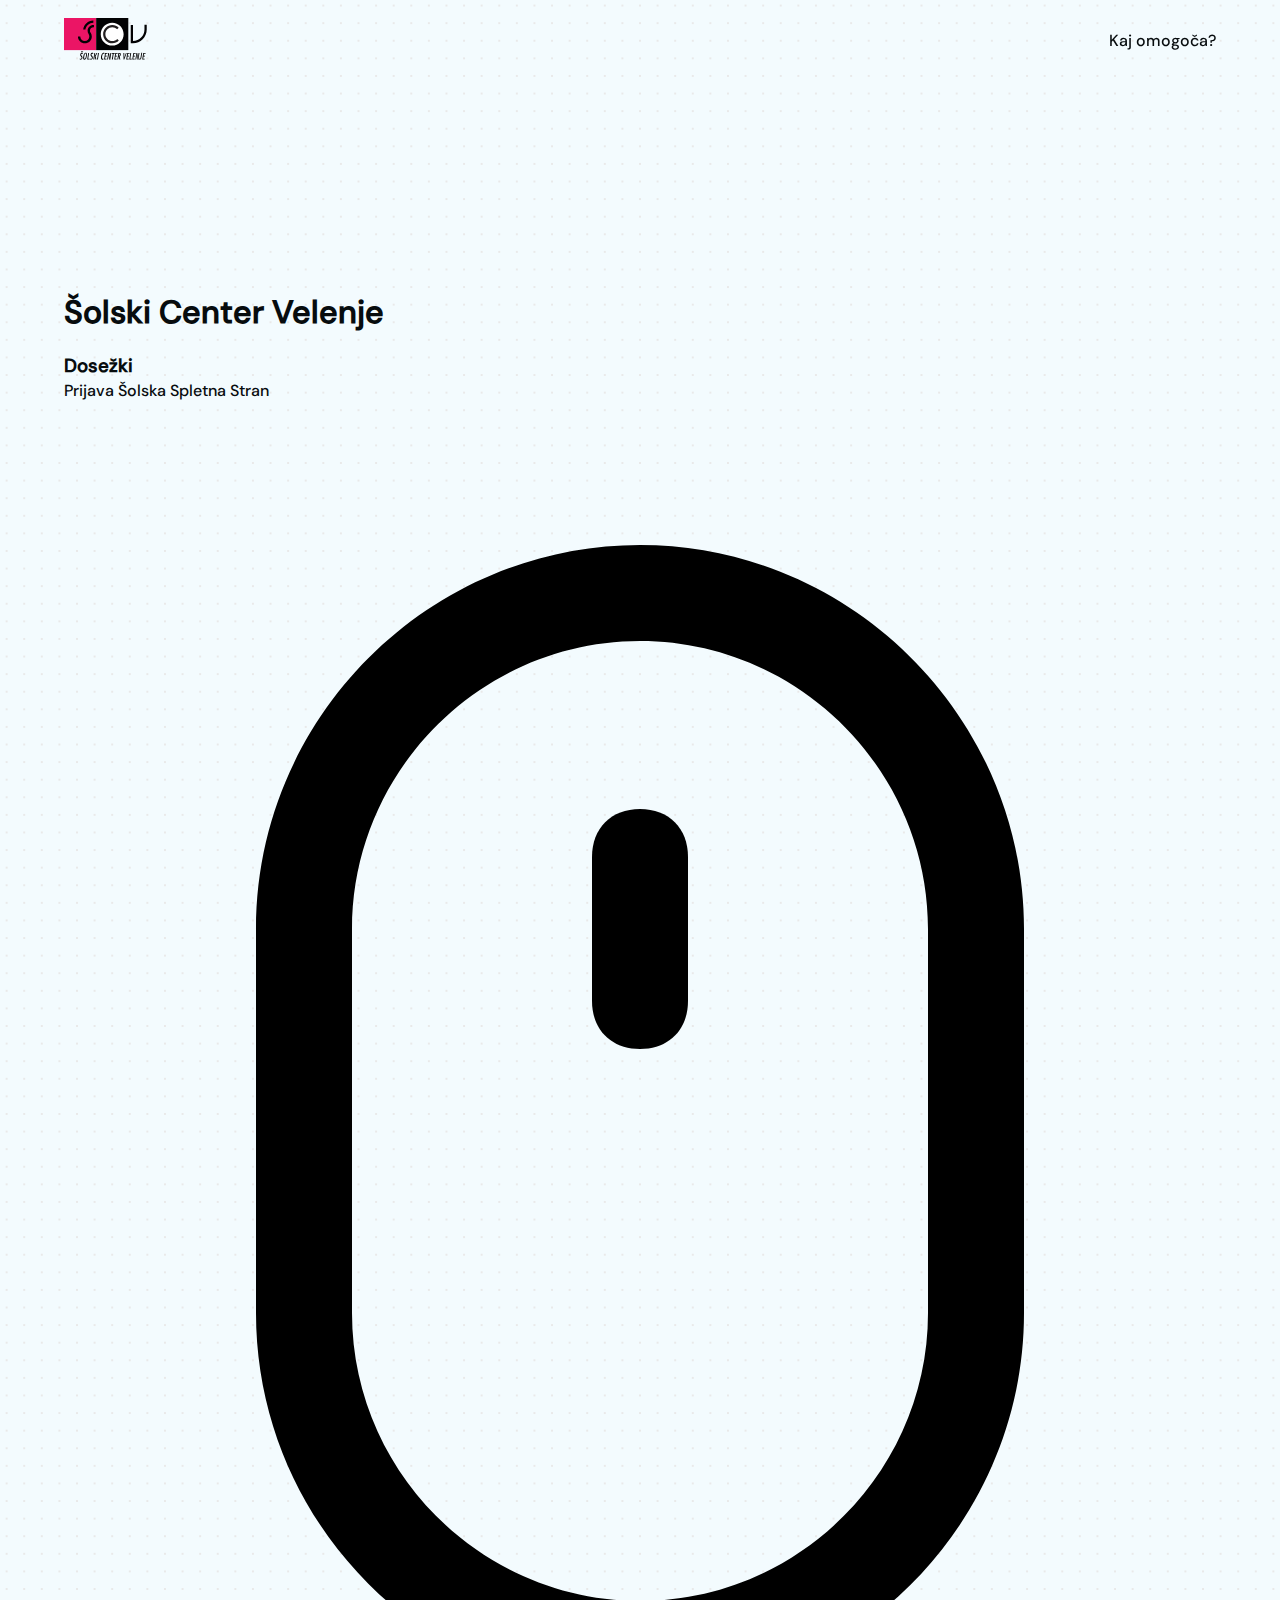
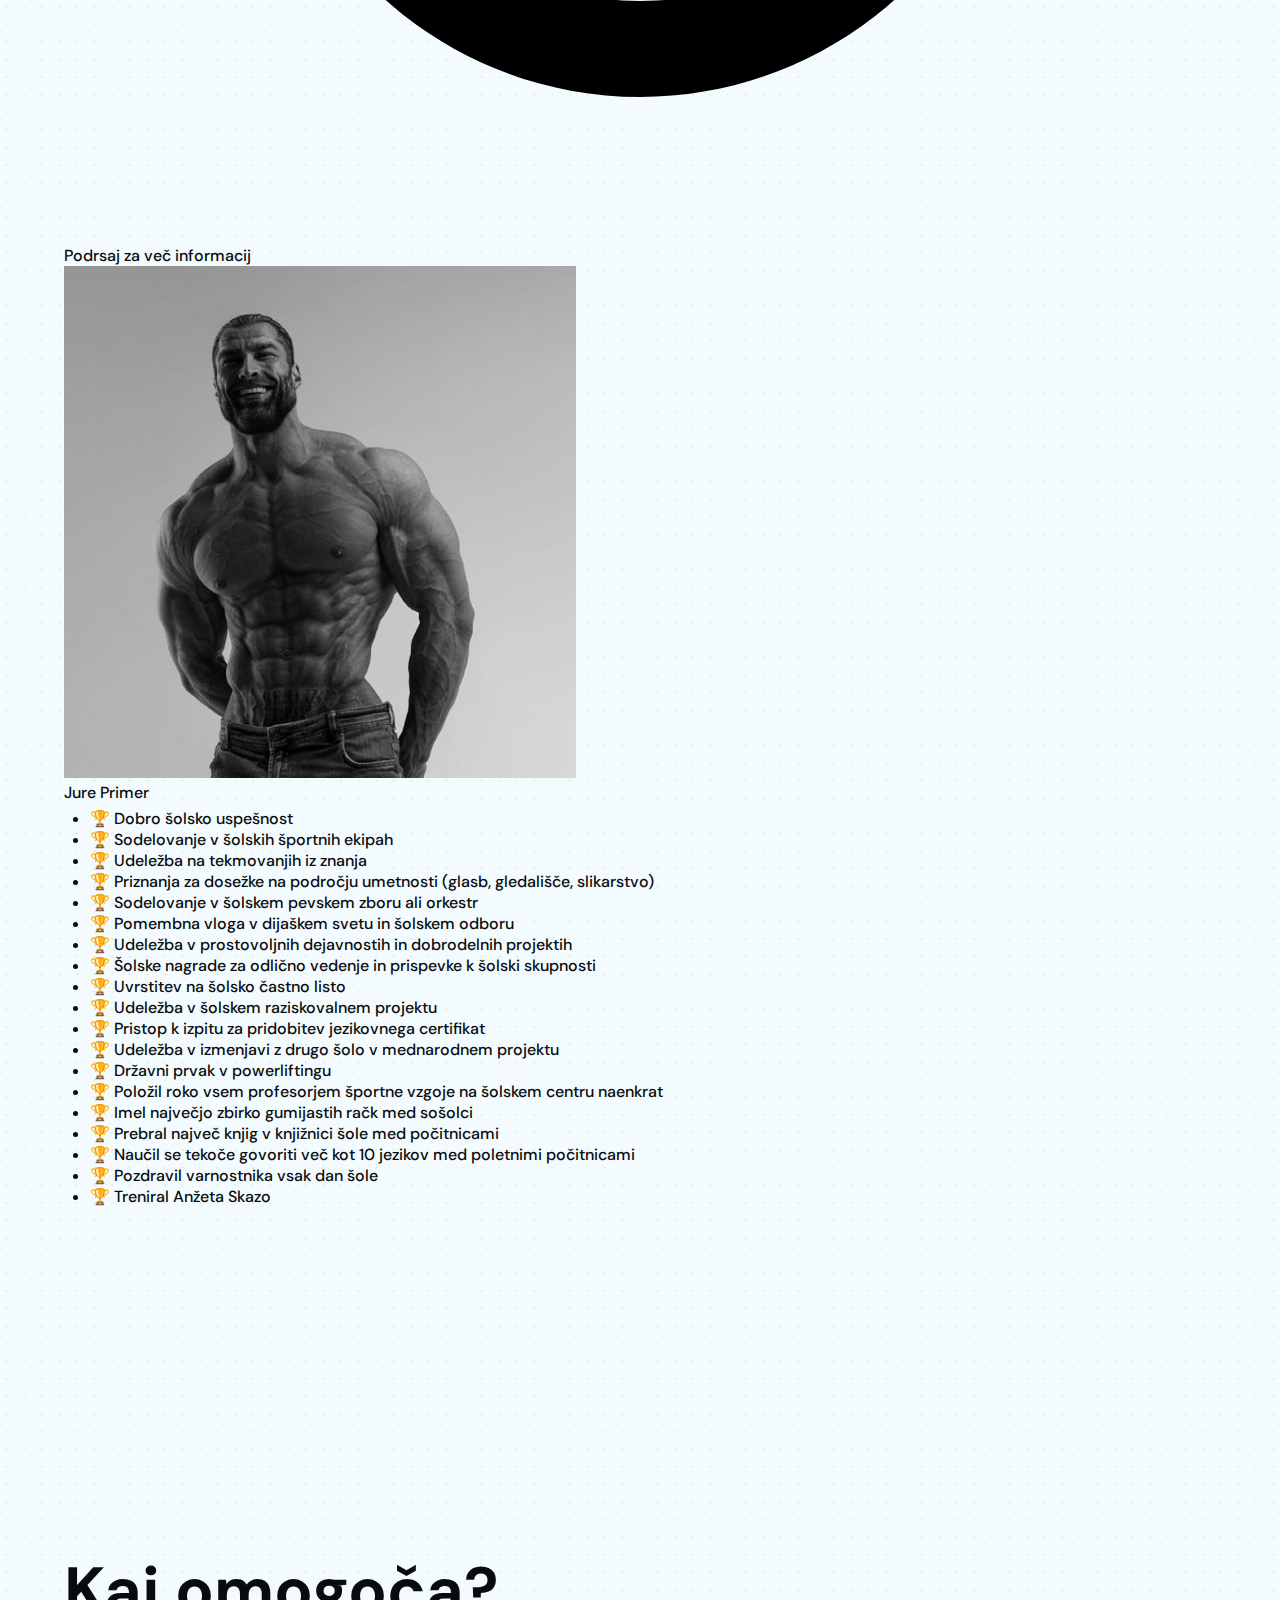
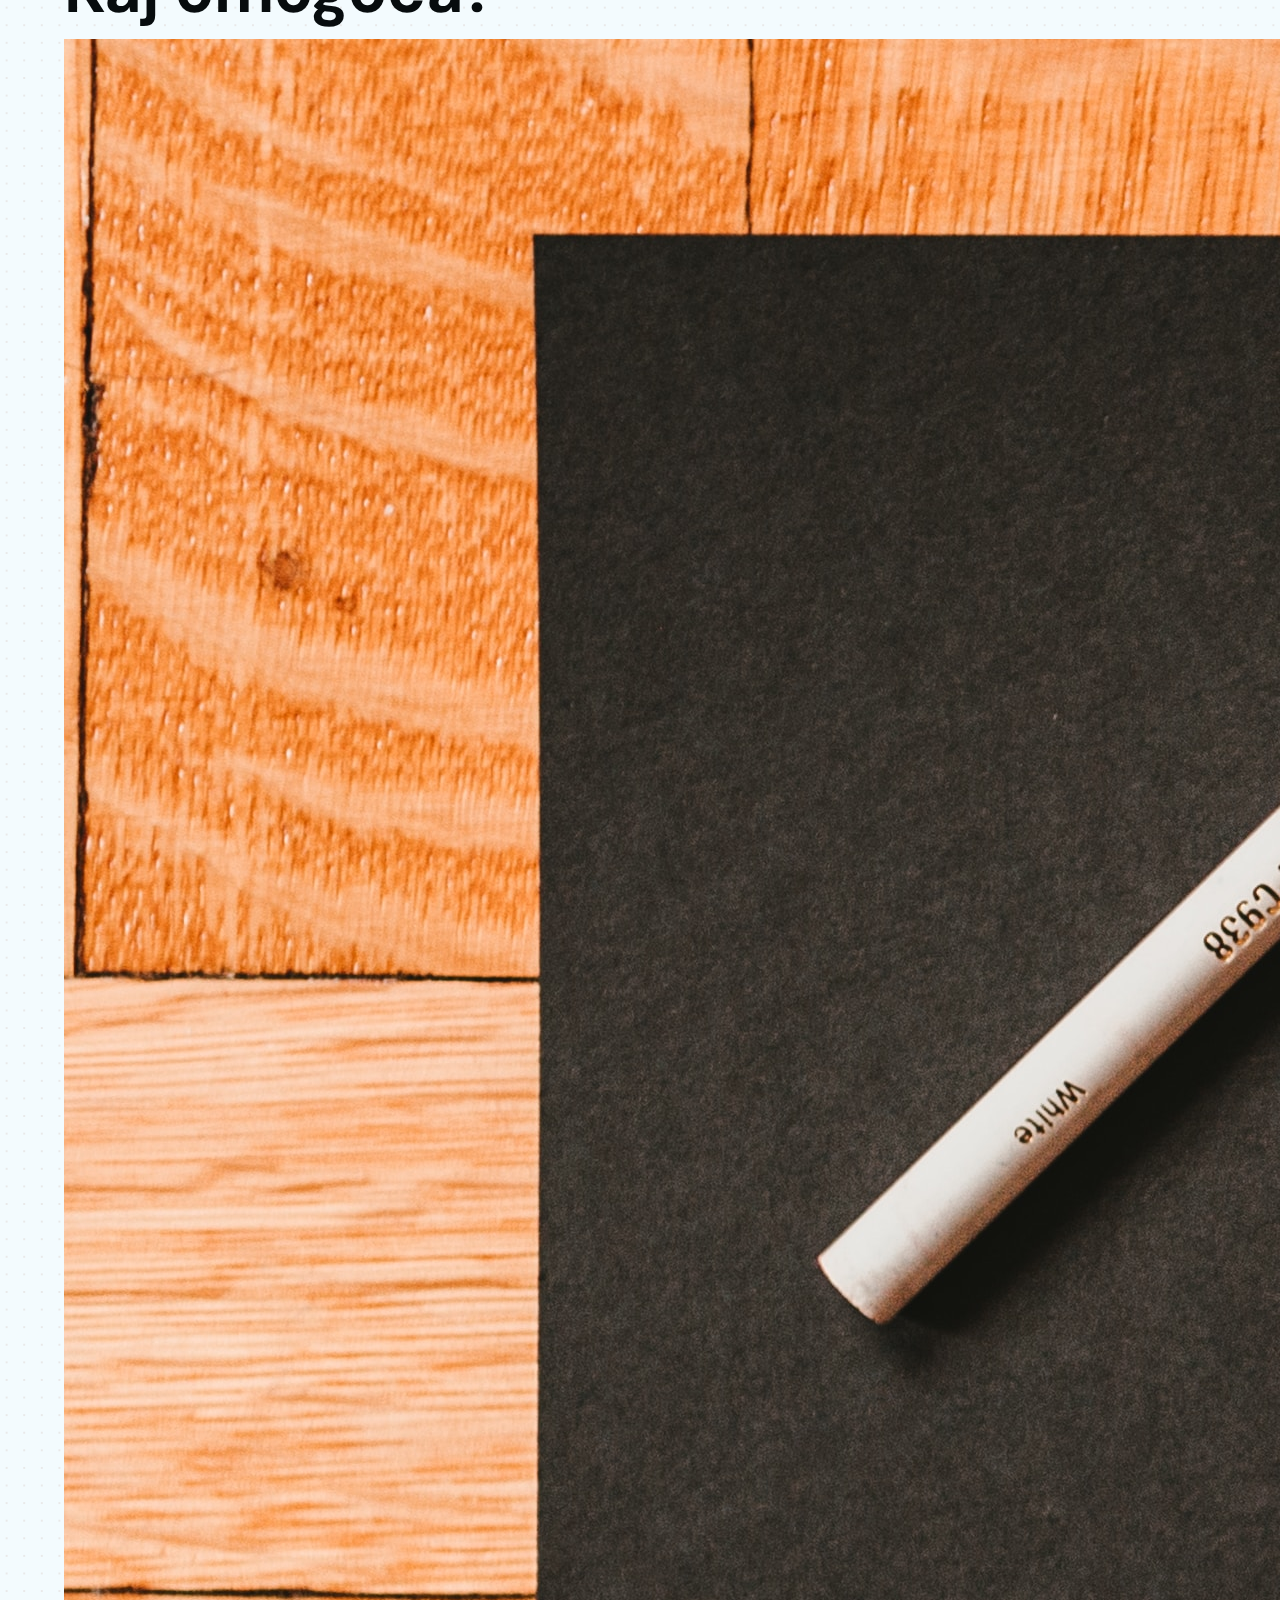
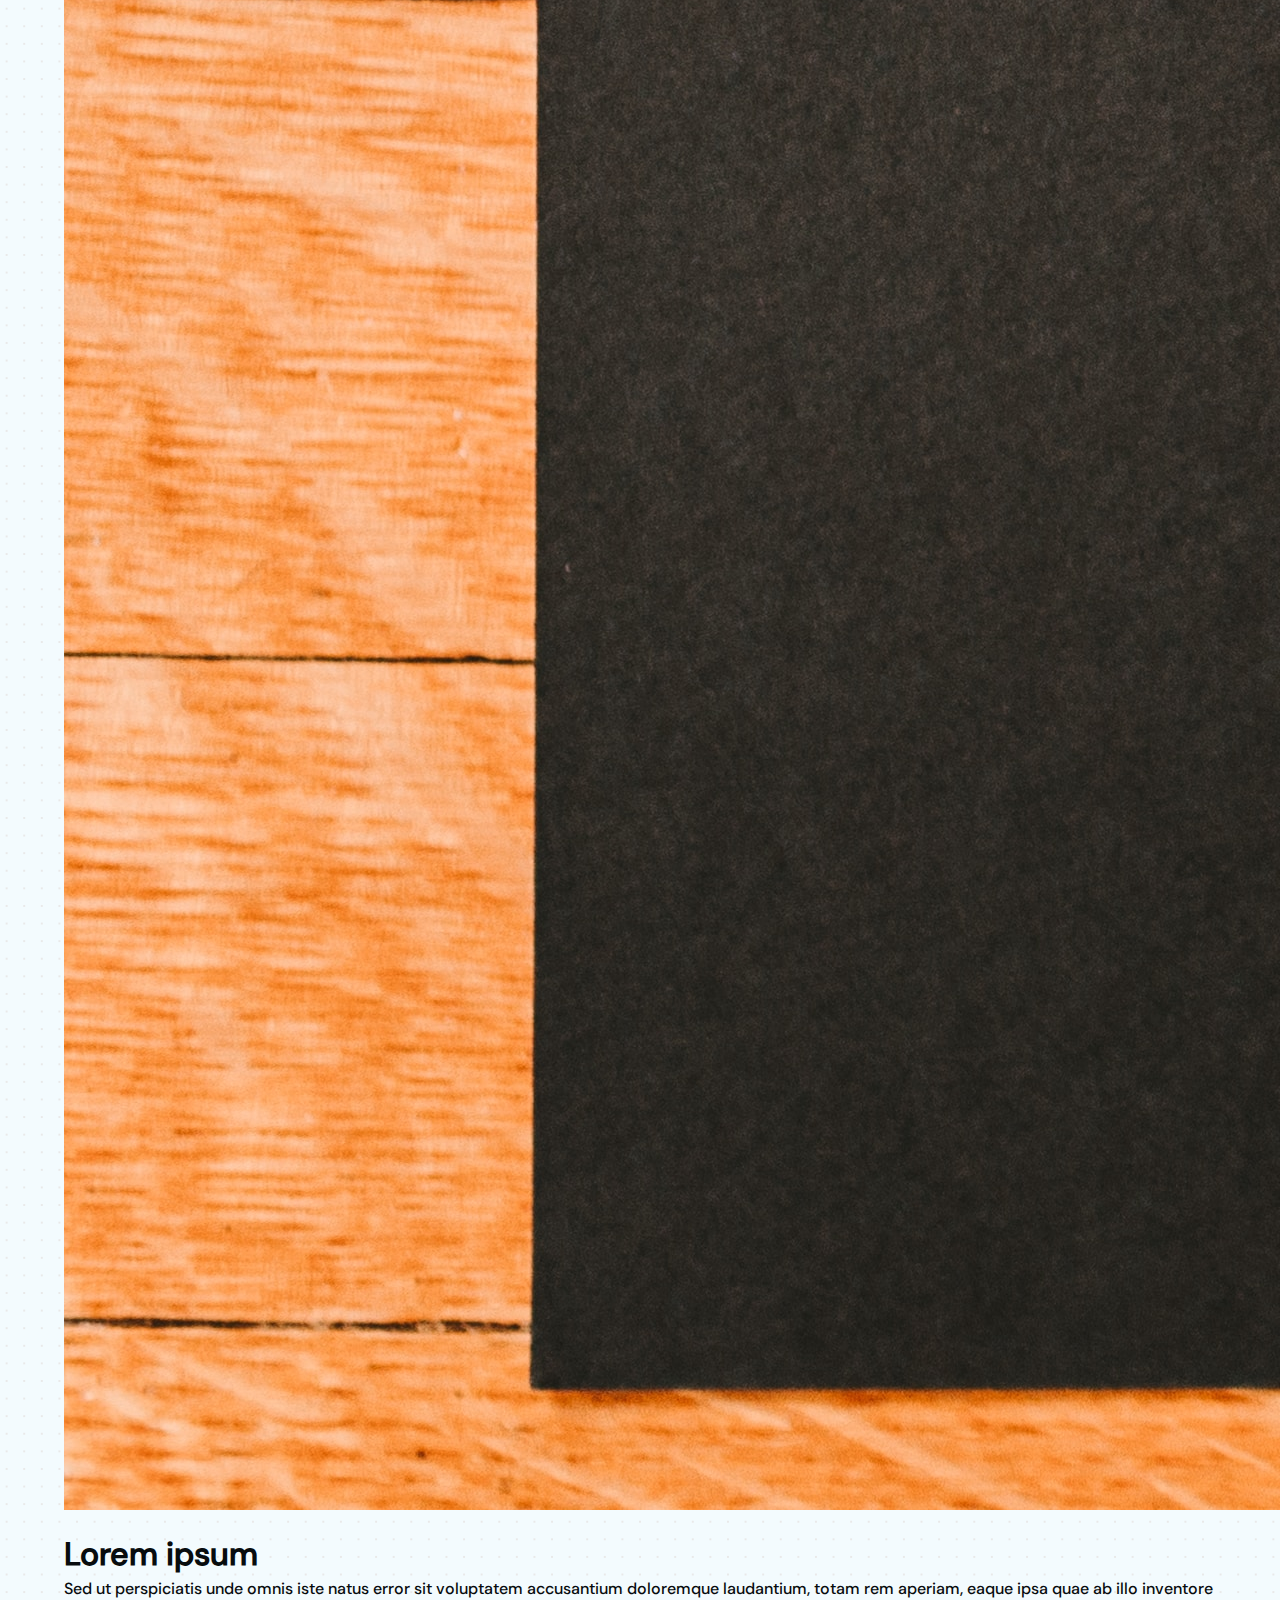
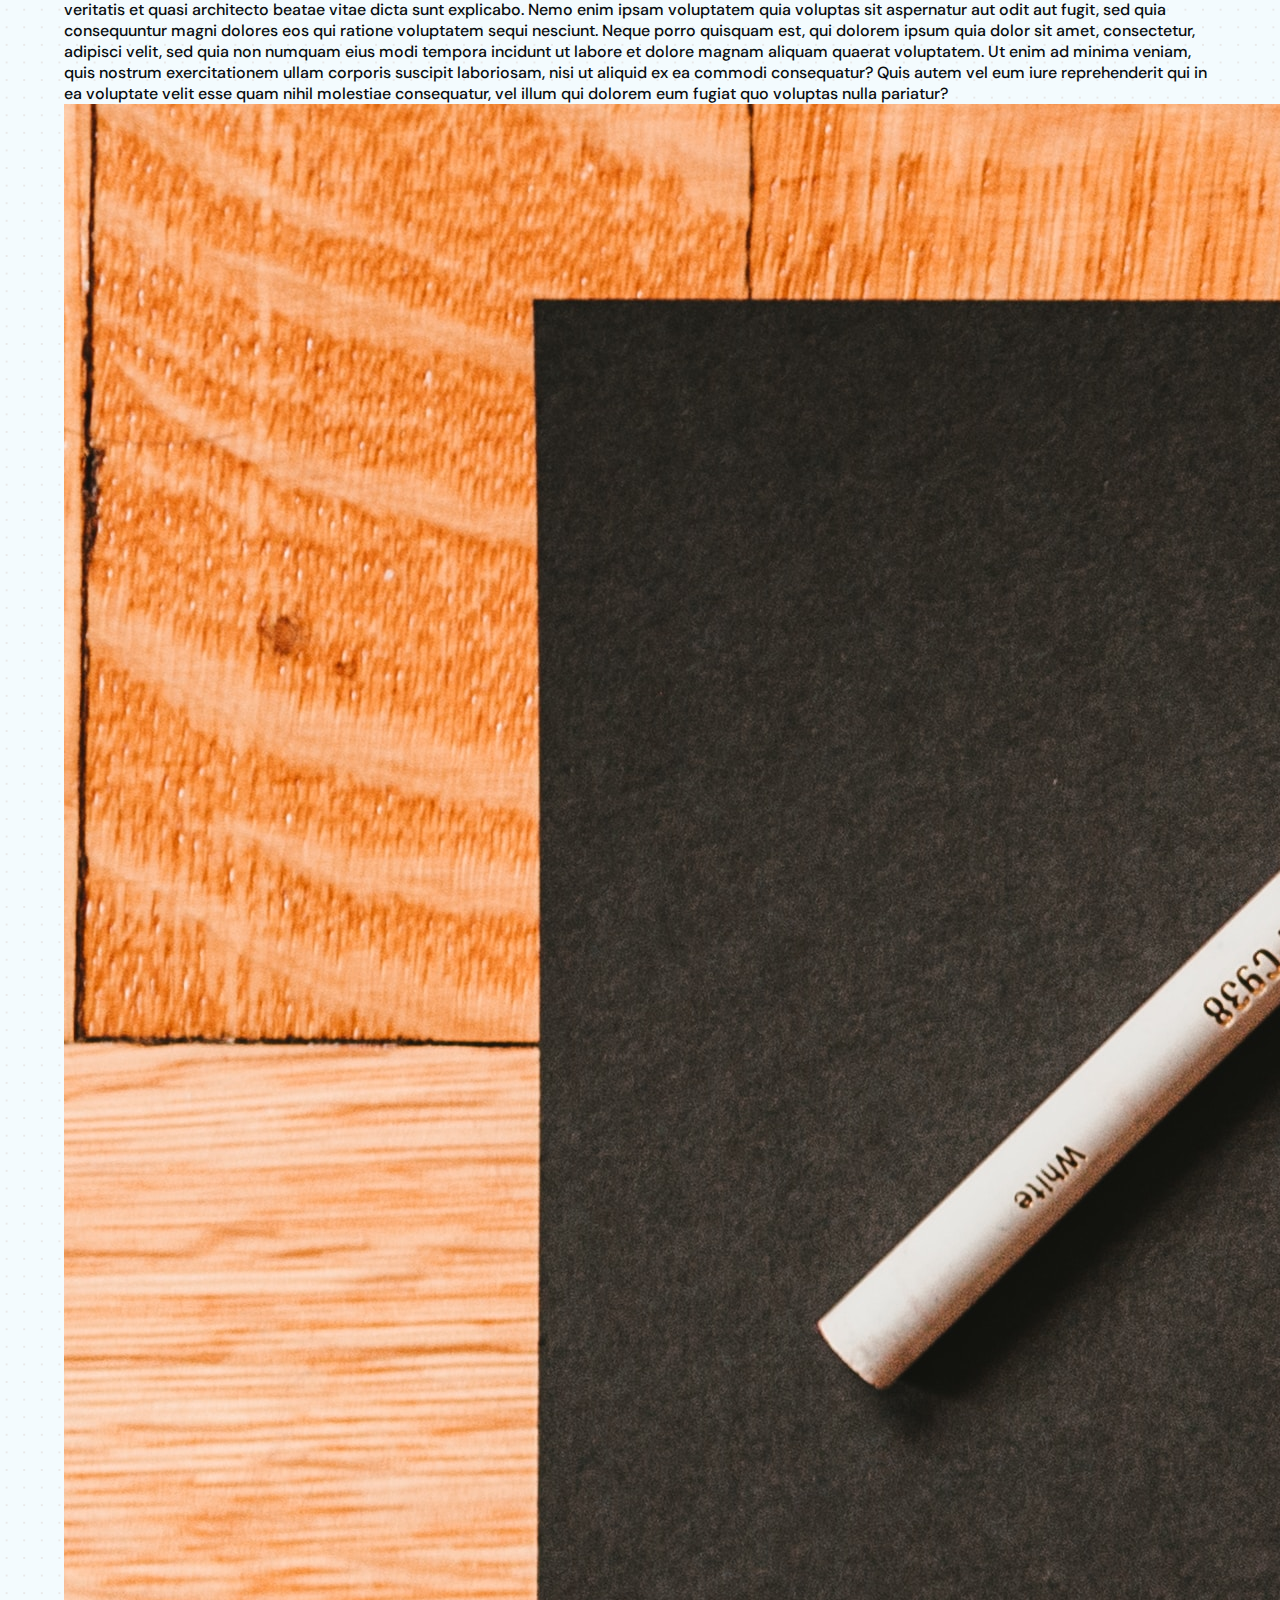
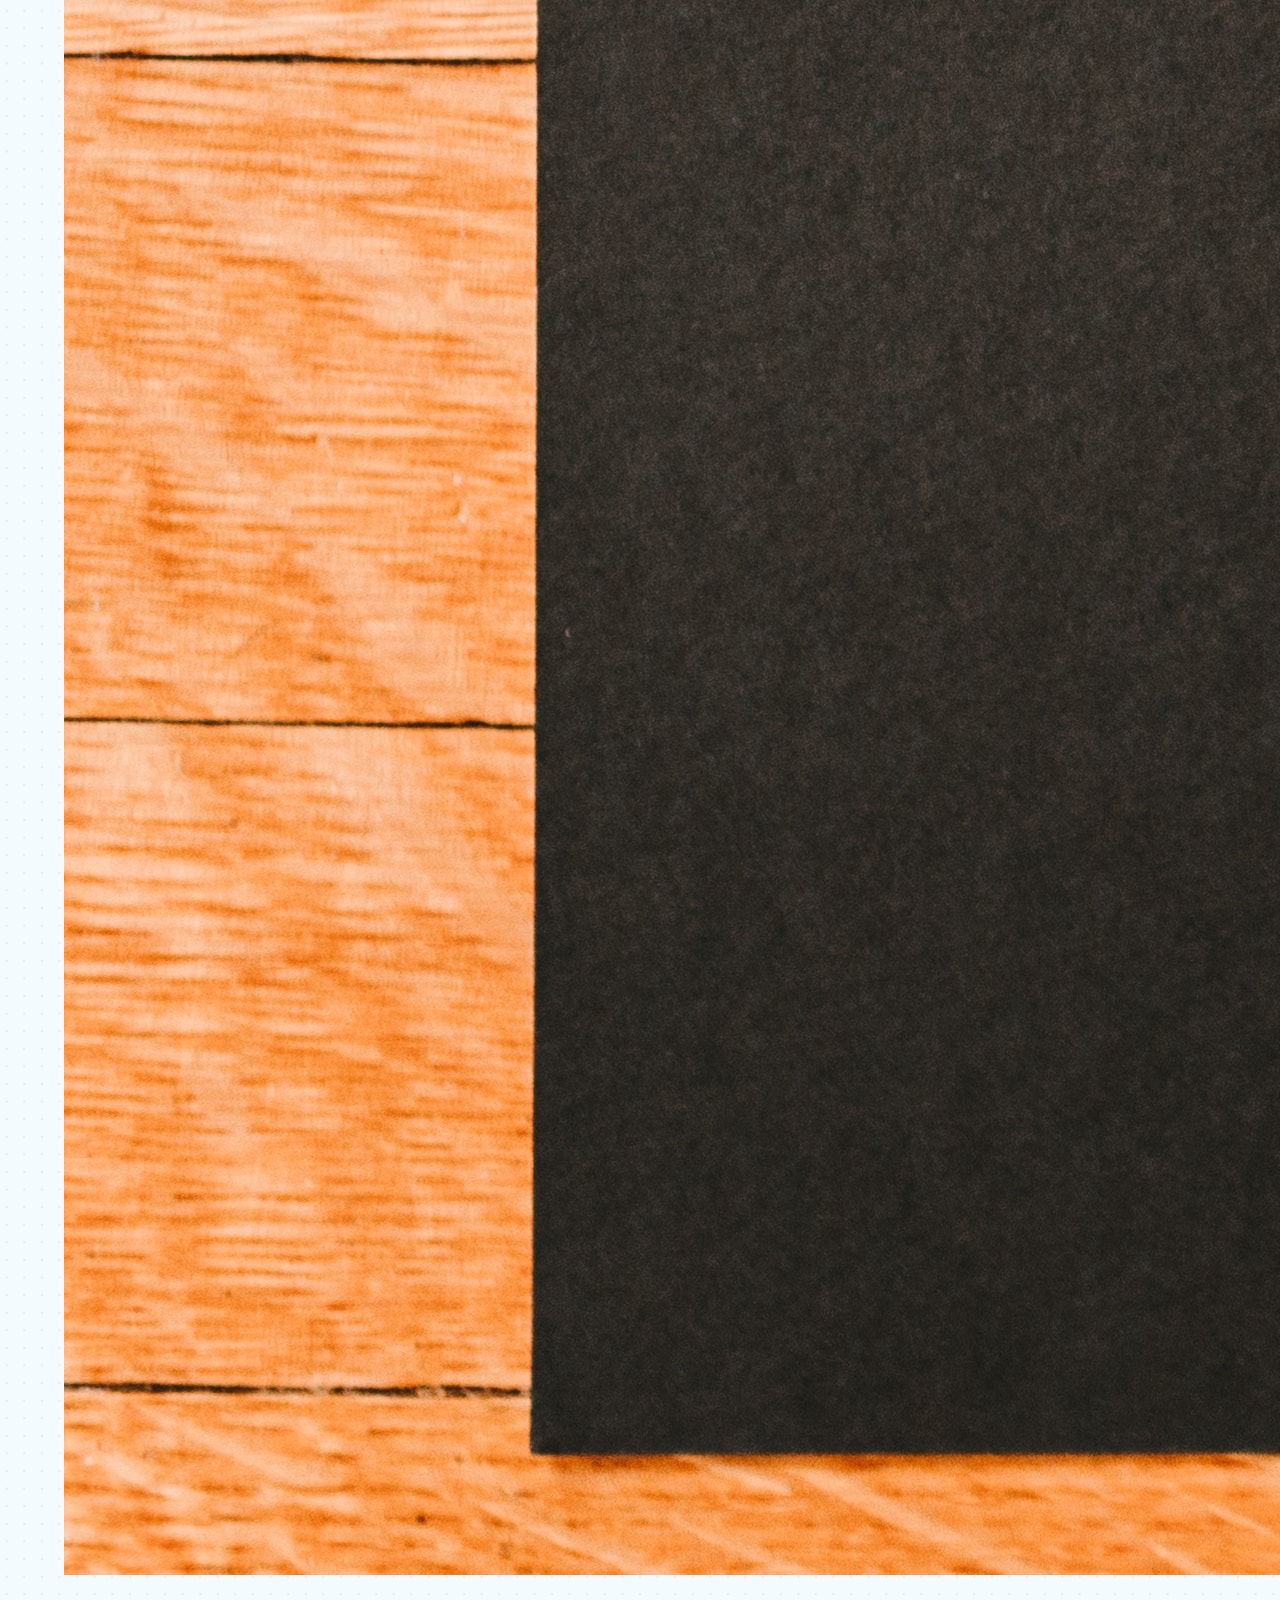
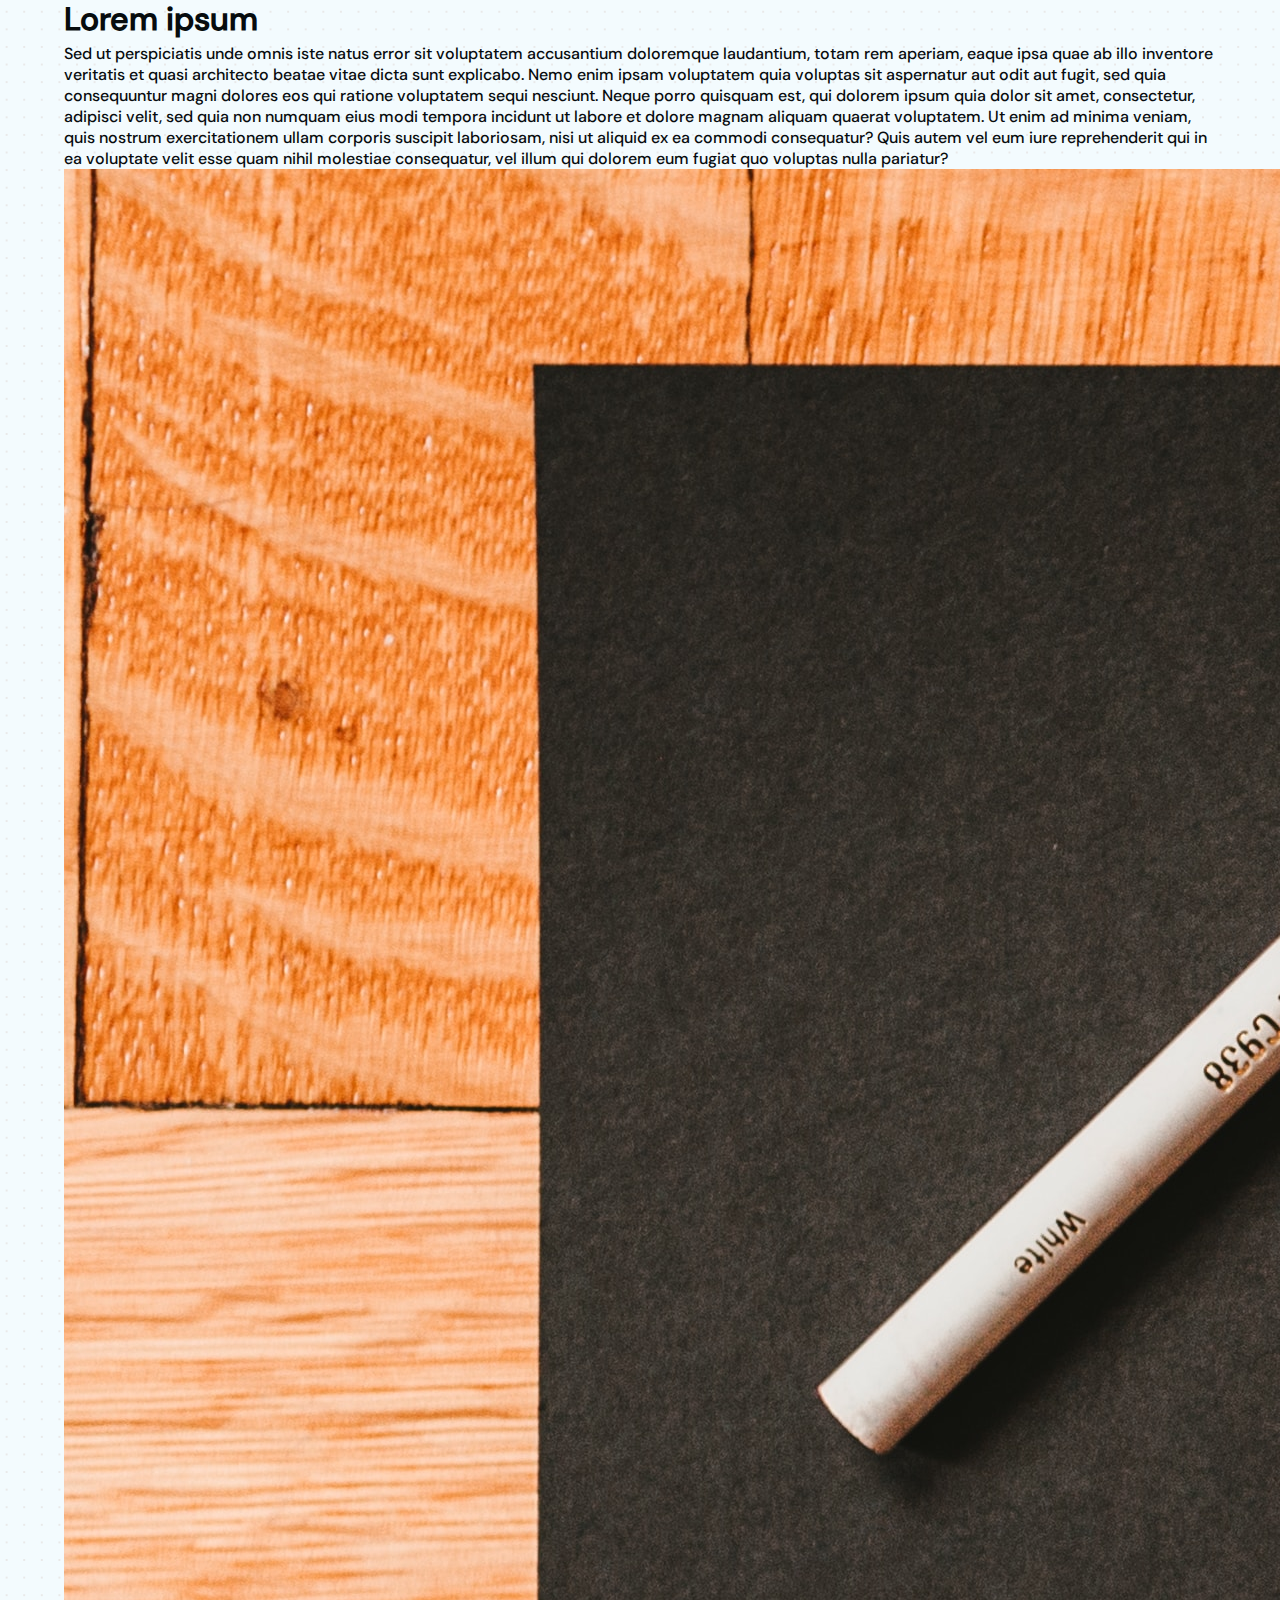
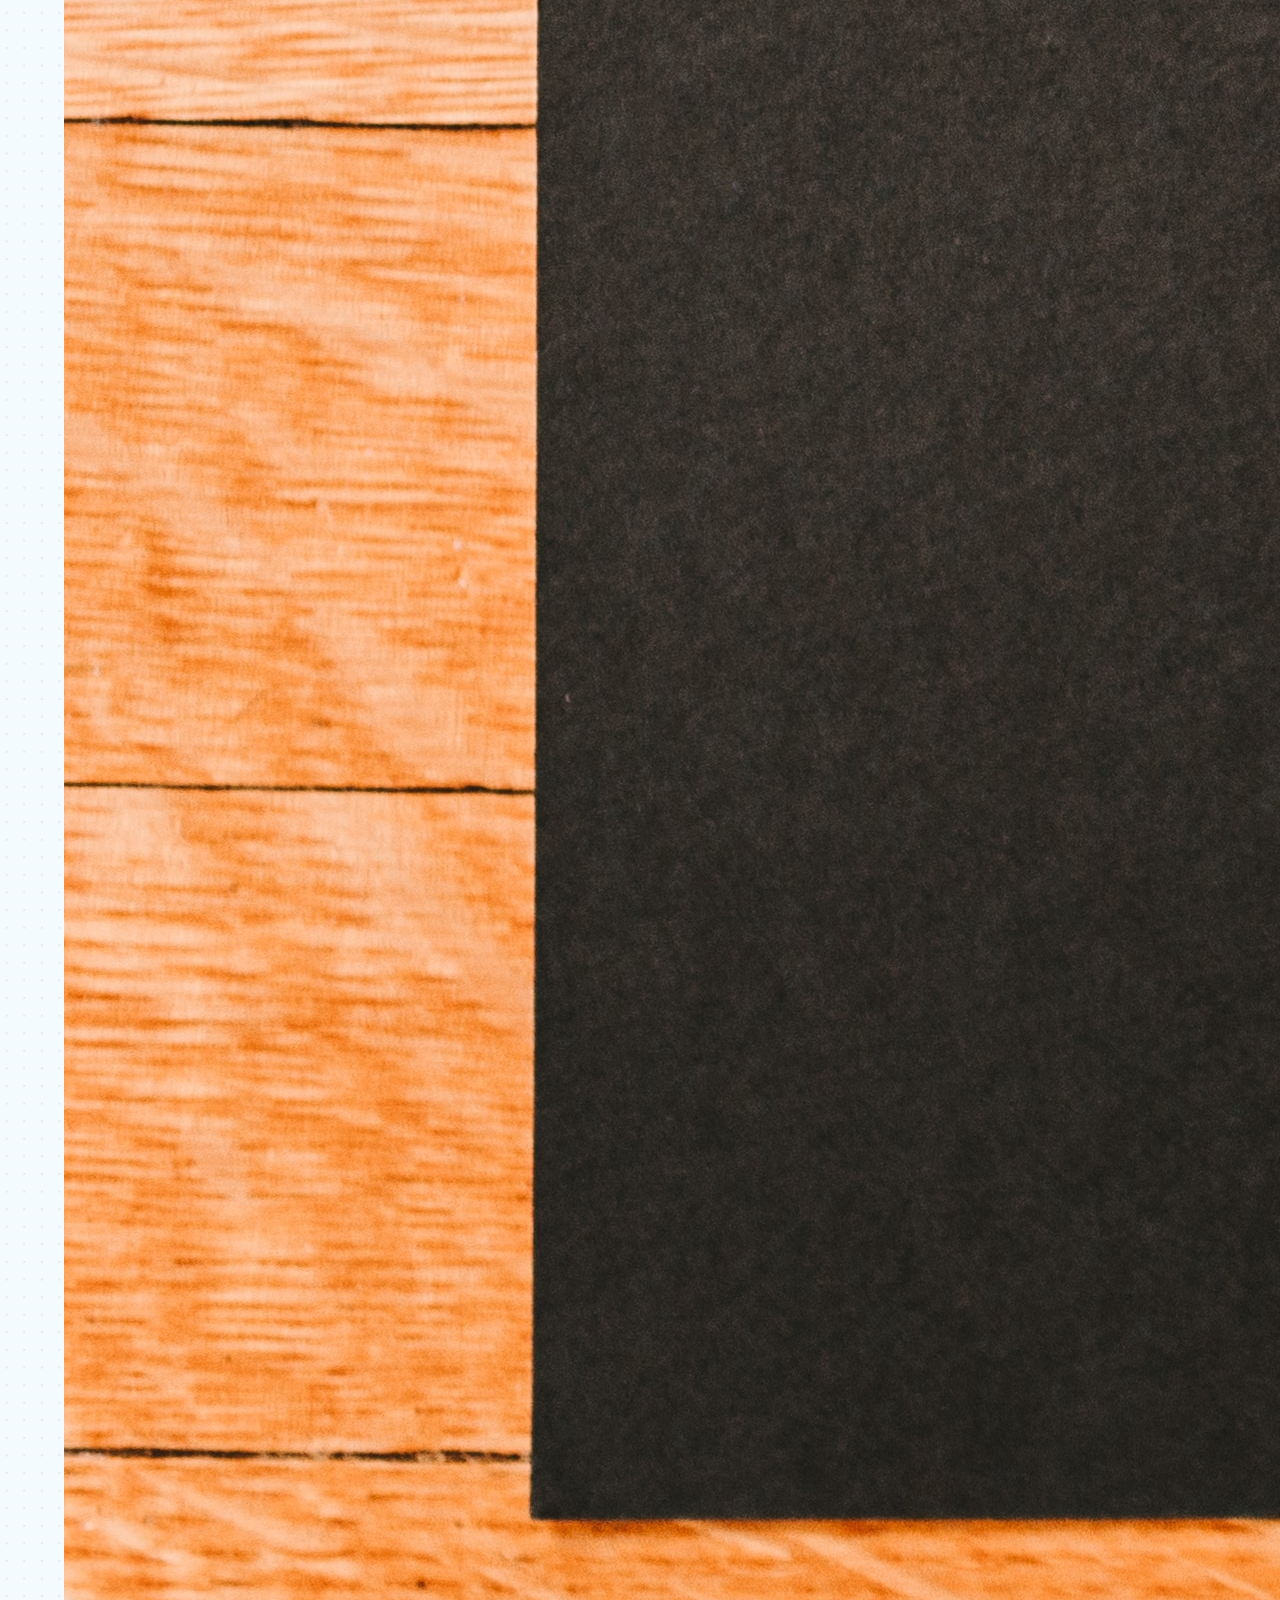
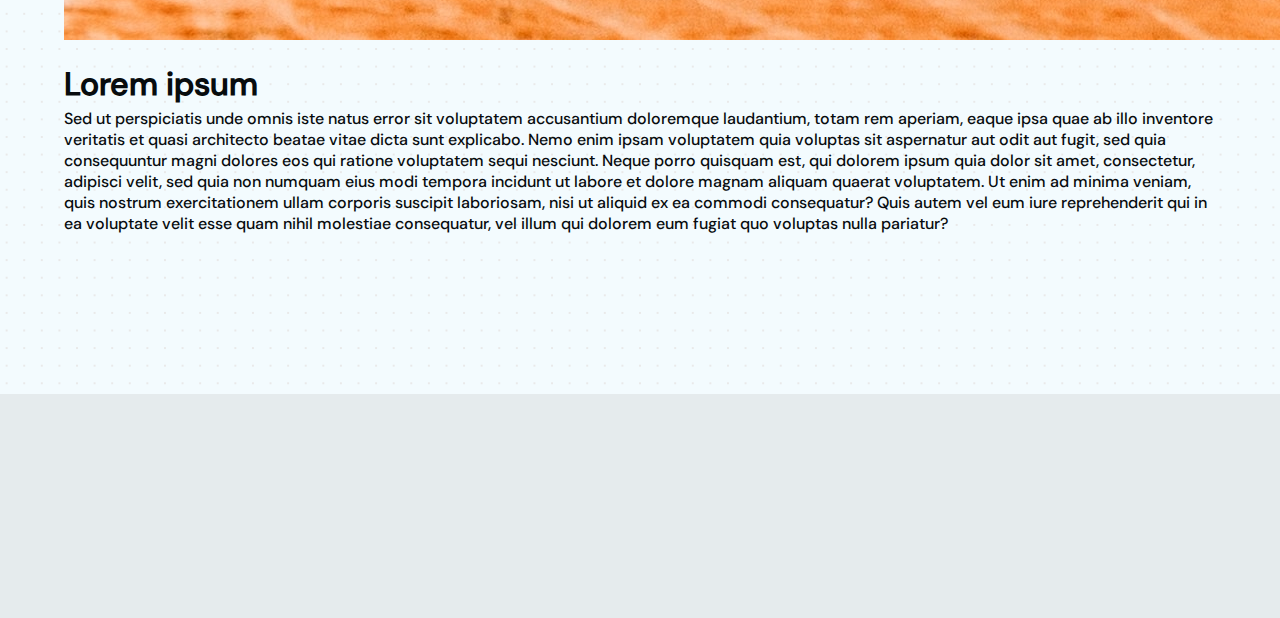
<file: index.html>
<!DOCTYPE html>
<html lang="en" id="darmModeID" data-theme="light">
<head>
    <meta charset="UTF-8">
    <meta name="viewport" content="width=device-width, initial-scale=1.0">
    <title>Domača Stran</title>
    <link rel="stylesheet" type="text/css" href="src/style/global.css" />
    <link rel="stylesheet" type="text/css" href="src/style/index.css"/>
</head>
<header id="header">
    <img alt="" src="src/images/Logos/SCV.svg" id="SCV">
    <div id="headerPointers">
        <a href="#secSection" class="headerPointerButton">Kaj omogoča?</a>
    </div>
</header>
<body>
    <section id="mainSection">
        <div id="mainSecSideL">
            <h1 id="mainSectionTitle">Šolski Center Velenje</h1>
            <h3 id="mainSectionSubtitle">Dosežki</h3>
            <div class="buttonsMainSec">
                <a href="src/prijava.php" id="prijavaRedirect">Prijava</a>
                <a href="https://www.scv.si/" id="solaRedirect">Šolska Spletna Stran</a>
            </div>
            <div class="scrollInsentive">
                <img alt="" src="src/images/Icons/Scroll.svg" id="scrollIcon">
                <p id="scrollText">Podrsaj za več informacij</p>
            </div>
        </div>
        <div id="mainSecSideR">
            <div id="joke_Headbar">
                <img alt="" src="src/images/JurePrimer-PFP.png" id="PFP">
                <p id="joke_Name">Jure Primer</p>

                <!--  Iside Joke. Chill    -->
            </div>
            <div id="joke_Achivements">
                <ul class="joke_UlAchivement">
                    <li>🏆 Dobro šolsko uspešnost</li>
                    <li>🏆 Sodelovanje v šolskih športnih ekipah</li>
                    <li>🏆 Udeležba na tekmovanjih iz znanja</li>
                    <li>🏆 Priznanja za dosežke na področju umetnosti (glasb, gledališče, slikarstvo)</li>
                    <li>🏆 Sodelovanje v šolskem pevskem zboru ali orkestr</li>
                    <li>🏆 Pomembna vloga v dijaškem svetu in šolskem odboru</li>
                    <li>🏆 Udeležba v prostovoljnih dejavnostih in dobrodelnih projektih</li>
                    <li>🏆 Šolske nagrade za odlično vedenje in prispevke k šolski skupnosti</li>
                    <li>🏆 Uvrstitev na šolsko častno listo</li>
                    <li>🏆 Udeležba v šolskem raziskovalnem projektu</li>
                    <li>🏆 Pristop k izpitu za pridobitev jezikovnega certifikat</li>
                    <li>🏆 Udeležba v izmenjavi z drugo šolo v mednarodnem projektu</li>
                    <li>🏆 Državni prvak v powerliftingu</li>
                    <li>🏆 Položil roko vsem profesorjem športne vzgoje na šolskem centru naenkrat</li>
                    <li>🏆 Imel največjo zbirko gumijastih račk med sošolci</li>
                    <li>🏆 Prebral največ knjig v knjižnici šole med počitnicami</li>
                    <li>🏆 Naučil se tekoče govoriti več kot 10 jezikov med poletnimi počitnicami</li>
                    <li>🏆 Pozdravil varnostnika vsak dan šole</li>
                    <li>🏆 Treniral Anžeta Skazo</li>
                </ul>
                <!--  Iside Joke. Chill    -->
            </div>
        </div>
    </section>
    <section id="secSection">
        <h2 class="sectionTitle">Kaj omogoča?</h2>
        <div class="display_inline_flex">
            <div class="card">
                <img alt="" src="src/images/Placeholder.jpg" class="cardImage">
                <h1 class="cardTitle">Lorem ipsum</h1>
                <p class="cardDesc">Sed ut perspiciatis unde omnis iste natus error sit voluptatem accusantium doloremque laudantium, totam rem aperiam, eaque ipsa quae ab illo inventore veritatis et quasi architecto beatae vitae dicta sunt explicabo. Nemo enim ipsam voluptatem quia voluptas sit aspernatur aut odit aut fugit, sed quia consequuntur magni dolores eos qui ratione voluptatem sequi nesciunt. Neque porro quisquam est, qui dolorem ipsum quia dolor sit amet, consectetur, adipisci velit, sed quia non numquam eius modi tempora incidunt ut labore et dolore magnam aliquam quaerat voluptatem. Ut enim ad minima veniam, quis nostrum exercitationem ullam corporis suscipit laboriosam, nisi ut aliquid ex ea commodi consequatur? Quis autem vel eum iure reprehenderit qui in ea voluptate velit esse quam nihil molestiae consequatur, vel illum qui dolorem eum fugiat quo voluptas nulla pariatur?</p>
            </div>
            <div class="card" id="cardMiddle">
                <img alt="" src="src/images/Placeholder.jpg" class="cardImage">
                <h1 class="cardTitle">Lorem ipsum</h1>
                <p class="cardDesc">Sed ut perspiciatis unde omnis iste natus error sit voluptatem accusantium doloremque laudantium, totam rem aperiam, eaque ipsa quae ab illo inventore veritatis et quasi architecto beatae vitae dicta sunt explicabo. Nemo enim ipsam voluptatem quia voluptas sit aspernatur aut odit aut fugit, sed quia consequuntur magni dolores eos qui ratione voluptatem sequi nesciunt. Neque porro quisquam est, qui dolorem ipsum quia dolor sit amet, consectetur, adipisci velit, sed quia non numquam eius modi tempora incidunt ut labore et dolore magnam aliquam quaerat voluptatem. Ut enim ad minima veniam, quis nostrum exercitationem ullam corporis suscipit laboriosam, nisi ut aliquid ex ea commodi consequatur? Quis autem vel eum iure reprehenderit qui in ea voluptate velit esse quam nihil molestiae consequatur, vel illum qui dolorem eum fugiat quo voluptas nulla pariatur?</p>
            </div>
            <div class="card">
                <img alt="" src="src/images/Placeholder.jpg" class="cardImage">
                <h1 class="cardTitle">Lorem ipsum</h1>
                <p class="cardDesc">Sed ut perspiciatis unde omnis iste natus error sit voluptatem accusantium doloremque laudantium, totam rem aperiam, eaque ipsa quae ab illo inventore veritatis et quasi architecto beatae vitae dicta sunt explicabo. Nemo enim ipsam voluptatem quia voluptas sit aspernatur aut odit aut fugit, sed quia consequuntur magni dolores eos qui ratione voluptatem sequi nesciunt. Neque porro quisquam est, qui dolorem ipsum quia dolor sit amet, consectetur, adipisci velit, sed quia non numquam eius modi tempora incidunt ut labore et dolore magnam aliquam quaerat voluptatem. Ut enim ad minima veniam, quis nostrum exercitationem ullam corporis suscipit laboriosam, nisi ut aliquid ex ea commodi consequatur? Quis autem vel eum iure reprehenderit qui in ea voluptate velit esse quam nihil molestiae consequatur, vel illum qui dolorem eum fugiat quo voluptas nulla pariatur?</p>
            </div>
        </div>
    </section>
</body>
<footer>

</footer>
<script src="src/script/headerScroll.js"></script>
<script src="src/script/darkMode.js"></script>
</html>
</file>
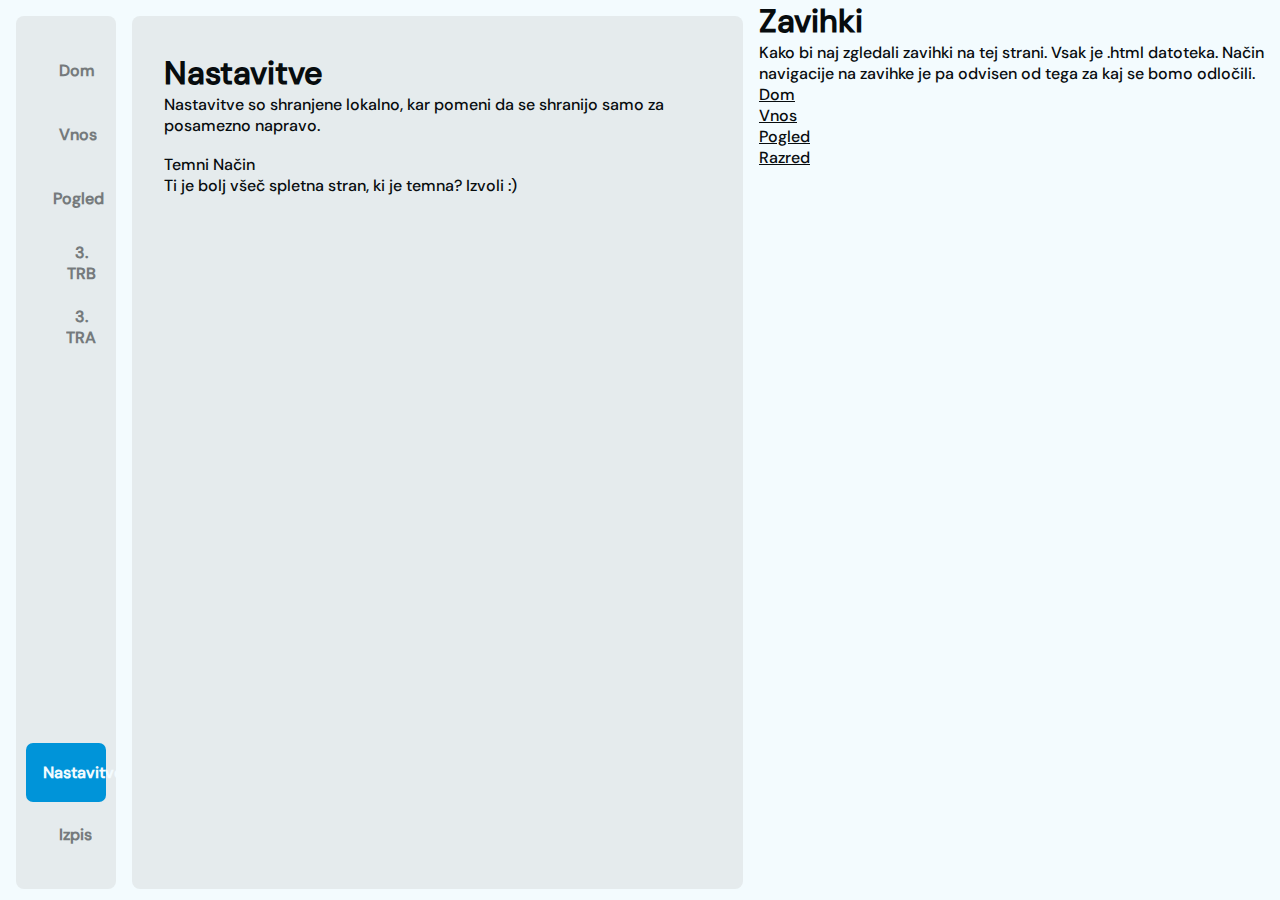
<file: src/samples/nastavitve.html>
<!DOCTYPE html>
<html lang="en" data-theme="light" id="darmModeID">
<head>
    <meta charset="UTF-8">
    <meta name="viewport" content="width=device-width, initial-scale=1.0">
    <link rel="stylesheet" href="../style/home.css">
    <link rel="stylesheet" href="../style/global.css">
    <link rel="stylesheet" href="https://cdnjs.cloudflare.com/ajax/libs/font-awesome/6.4.2/css/all.min.css" integrity="sha512-z3gLpd7yknf1YoNbCzqRKc4qyor8gaKU1qmn+CShxbuBusANI9QpRohGBreCFkKxLhei6S9CQXFEbbKuqLg0DA==" crossorigin="anonymous" referrerpolicy="no-referrer" />
    <title>Nastavitve</title>
</head>
<body>
    <section id="sectionL">
        <button><i class="fa-solid fa-house"></i><p>Dom</p></button>
        <button><i class="fa-solid fa-hashtag"></i><p>Vnos</p></button>
        <button><i class="fa-solid fa-eye"></i><p>Pogled</p></button>
        <button><i class="fa-solid fa-compass-drafting"></i><p>3. TRB</p></button>
        <button><i class="fa-solid fa-compass-drafting"></i><p>3. TRA</p></button>
        <!--Bottom-->
        <button class="bottom" id="active"><i class="fa-solid fa-gear"></i><p>Nastavitve</p></button>
        <button><i class="fa-solid fa-right-from-bracket"></i><p>Izpis</p></button>
    </section>
    <section id="sectionR">
        <h1>Nastavitve</h1>
        <p>Nastavitve so shranjene lokalno, kar pomeni da se shranijo samo za posamezno napravo.</p>
        <br>
        <div class="calloutOption">
            <i class="fa-solid fa-palette"></i>
            <div>
                <p>Temni Način</p>
                <p>Ti je bolj všeč spletna stran, ki je temna? Izvoli :)</p>
            </div>
        </div>

    </section>
</body>
    <div id="devMenu">
        <h1>Zavihki</h1>
        <p>Kako bi naj zgledali zavihki na tej strani. Vsak je .html datoteka. Način navigacije na zavihke je pa odvisen od tega za kaj se bomo odločili.</p>
        <div class="display_inline_flex">
            <a href="samples/home.html"><i class="fa-solid fa-house"></i><p>Dom</p></a>
            <a href="samples/vnos.html"><i class="fa-solid fa-hashtag"></i><p>Vnos</p></a>
            <a href="samples/pogled.html"><i class="fa-solid fa-eye"></i><p>Pogled</p></a>
            <a href="samples/"><i class="fa-solid fa-chair"></i><p>Razred</p></a>
        </div>
    </div>
<script src="../script/darkMode.js"></script>
</html>
</file>
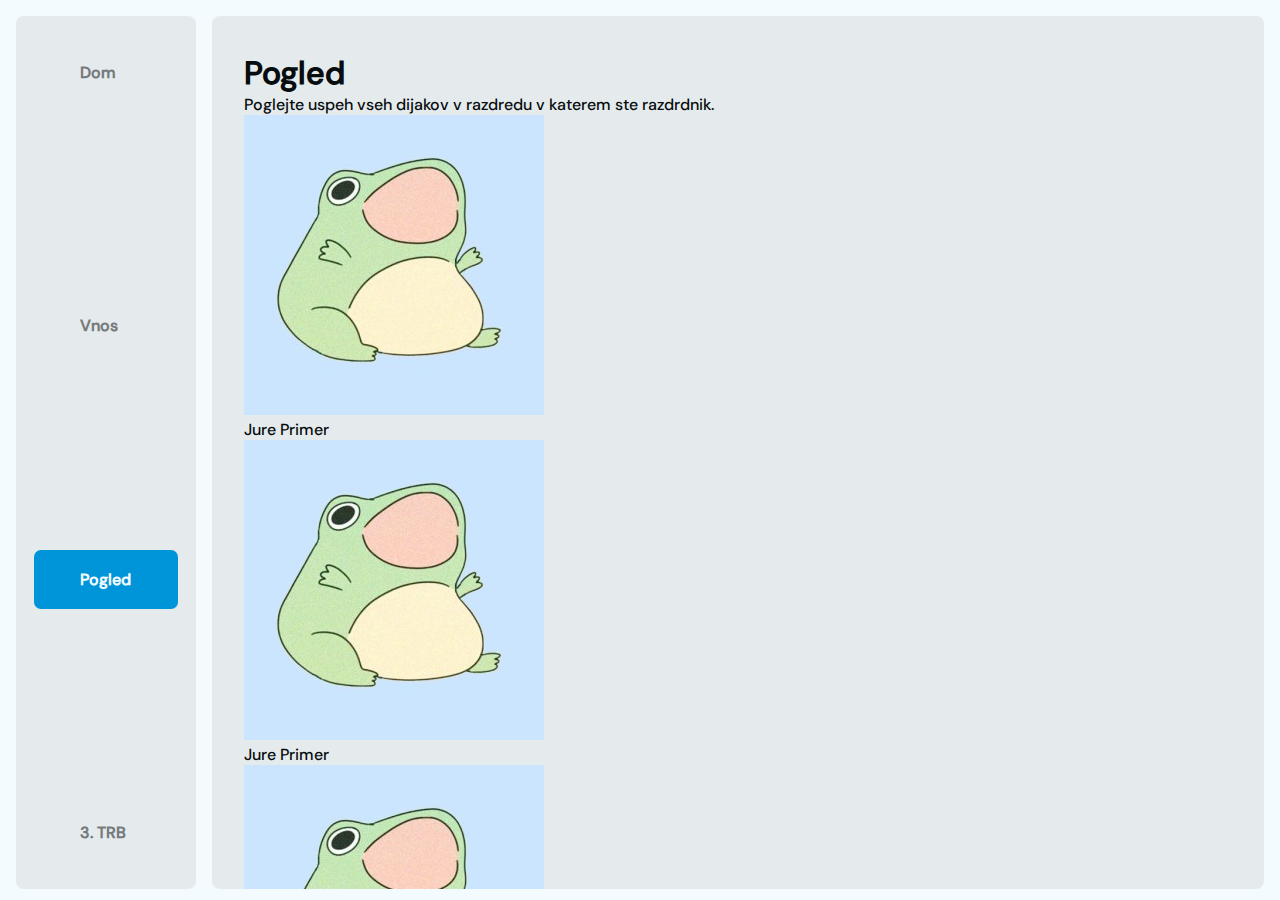
<file: src/samples/pogled.html>
<!DOCTYPE html>
<html lang="en" data-theme="light" id="darmModeID">
<head>
    <meta charset="UTF-8">
    <meta name="viewport" content="width=device-width, initial-scale=1.0">
    <link rel="stylesheet" href="../style/home.css">
    <link rel="stylesheet" href="../style/global.css">
    <link rel="stylesheet" href="https://cdnjs.cloudflare.com/ajax/libs/font-awesome/6.4.2/css/all.min.css" integrity="sha512-z3gLpd7yknf1YoNbCzqRKc4qyor8gaKU1qmn+CShxbuBusANI9QpRohGBreCFkKxLhei6S9CQXFEbbKuqLg0DA==" crossorigin="anonymous" referrerpolicy="no-referrer" />
    <title>Nadzorna Plošča</title>
</head>
<body>
    <section id="sectionL">
        <button><i class="fa-solid fa-house"></i><p>Dom</p></button>
        <button><i class="fa-solid fa-hashtag"></i><p>Vnos</p></button>
        <button id="active"><i class="fa-solid fa-eye"></i><p>Pogled</p></button>
        <button><i class="fa-solid fa-chair"></i><p>3. TRB</p></button>
    </section>
    <section id="sectionR">
        <h1>Pogled</h1>
        <p>Poglejte uspeh vseh dijakov v razdredu v katerem ste razdrdnik.</p>
        <div class="highlightRow">
            <img src="../images/testProfilePicture.jpeg" alt="Loading">
            <p class="name">Jure Primer</p>
        </div>
        <div class="highlightRow">
            <img src="../images/testProfilePicture.jpeg" alt="Loading">
            <p class="name">Jure Primer</p>
        </div>
        <div class="highlightRow">
            <img src="../images/testProfilePicture.jpeg" alt="Loading">
            <p class="name">Jure Primer</p>
        </div>
        <div class="highlightRow">
            <img src="../images/testProfilePicture.jpeg" alt="Loading">
            <p class="name">Jure Primer</p>
        </div>
        <div class="highlightRow">
            <img src="../images/testProfilePicture.jpeg" alt="Loading">
            <p class="name">Jure Primer</p>
        </div>
        <div class="highlightRow">
            <img src="../images/testProfilePicture.jpeg" alt="Loading">
            <p class="name">Jure Primer</p>
        </div>
        <div class="highlightRow">
            <img src="../images/testProfilePicture.jpeg" alt="Loading">
            <p class="name">Jure Primer</p>
        </div>

    </section>
</body>
<script src="../script/darkMode.js"></script>
</html>
</file>
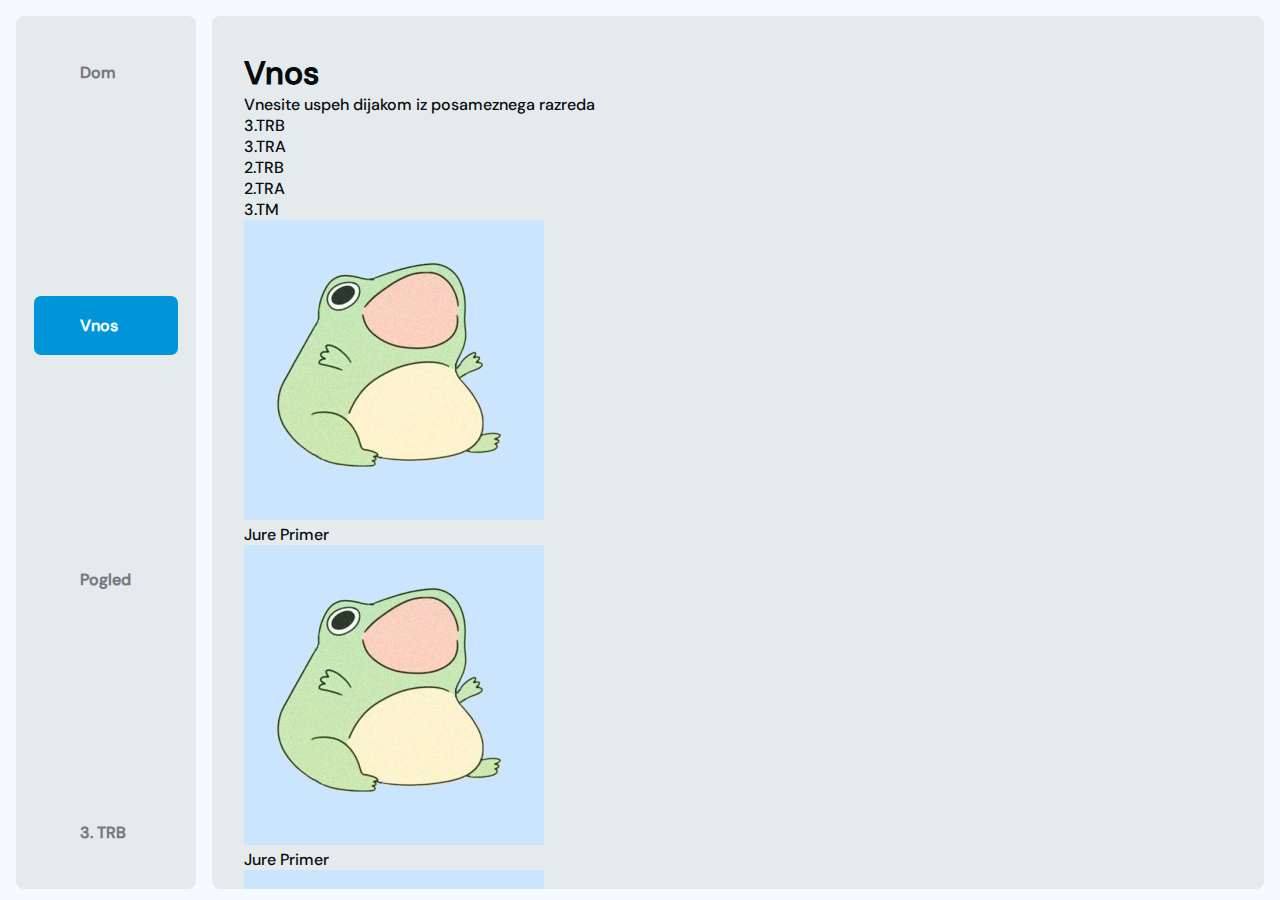
<file: src/samples/vnos.html>
<!DOCTYPE html>
<html lang="en" data-theme="light" id="darmModeID">
<head>
    <meta charset="UTF-8">
    <meta name="viewport" content="width=device-width, initial-scale=1.0">
    <link rel="stylesheet" href="../style/home.css">
    <link rel="stylesheet" href="../style/global.css">
    <link rel="stylesheet" href="https://cdnjs.cloudflare.com/ajax/libs/font-awesome/6.4.2/css/all.min.css" integrity="sha512-z3gLpd7yknf1YoNbCzqRKc4qyor8gaKU1qmn+CShxbuBusANI9QpRohGBreCFkKxLhei6S9CQXFEbbKuqLg0DA==" crossorigin="anonymous" referrerpolicy="no-referrer" />
    <title>Nadzorna Plošča</title>
</head>
<body>
    <section id="sectionL">
        <button><i class="fa-solid fa-house"></i><p>Dom</p></button>
        <button id="active"><i class="fa-solid fa-hashtag"></i><p>Vnos</p></button>
        <button><i class="fa-solid fa-eye"></i><p>Pogled</p></button>
        <button><i class="fa-solid fa-chair"></i><p>3. TRB</p></button>
    </section>
    <section id="sectionR">
        <h1>Vnos</h1>
        <p>Vnesite uspeh dijakom iz posameznega razreda</p>
        <div class="submenuSplitSelect">
            <div><p>3.TRB</p></div>
            <div><p>3.TRA</p></div>
            <div><p>2.TRB</p></div>
            <div><p>2.TRA</p></div>
            <div><p>3.TM</p></div>
        </div>
        <div class="highlightRow">
            <img src="../images/testProfilePicture.jpeg" alt="Loading">
            <p class="name">Jure Primer</p>
        </div>
        <div class="highlightRow">
            <img src="../images/testProfilePicture.jpeg" alt="Loading">
            <p class="name">Jure Primer</p>
        </div>
        <div class="highlightRow">
            <img src="../images/testProfilePicture.jpeg" alt="Loading">
            <p class="name">Jure Primer</p>
        </div>
        <div class="highlightRow">
            <img src="../images/testProfilePicture.jpeg" alt="Loading">
            <p class="name">Jure Primer</p>
        </div>
        <div class="highlightRow">
            <img src="../images/testProfilePicture.jpeg" alt="Loading">
            <p class="name">Jure Primer</p>
        </div>
        <div class="highlightRow">
            <img src="../images/testProfilePicture.jpeg" alt="Loading">
            <p class="name">Jure Primer</p>
        </div>
        <div class="highlightRow">
            <img src="../images/testProfilePicture.jpeg" alt="Loading">
            <p class="name">Jure Primer</p>
        </div>

    </section>
</body>
<script src="../script/darkMode.js"></script>
</html>
</file>
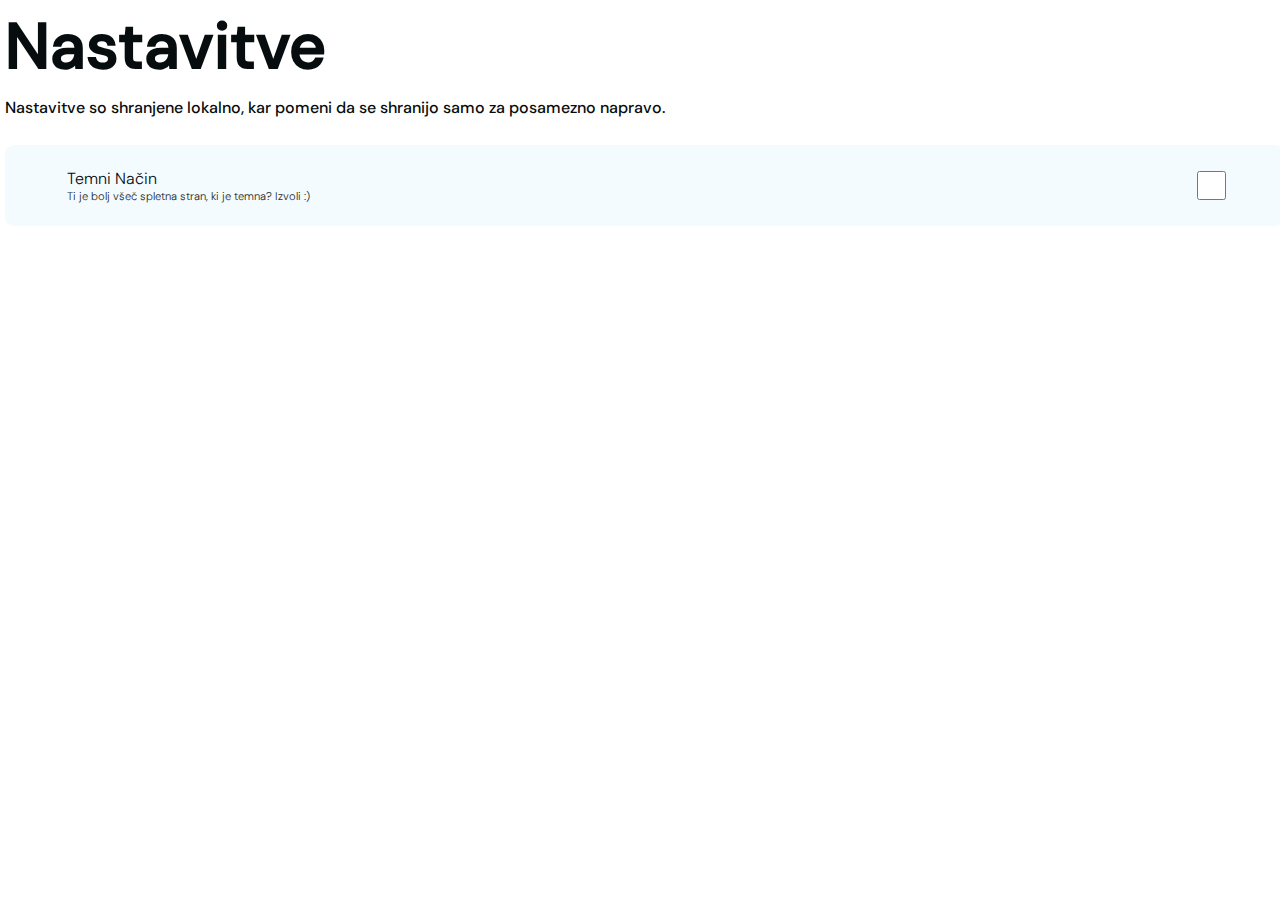
<file: src/subpages/nastavitve.html>
<!DOCTYPE html>
<html lang="en" data-theme="light" id="darmModeID">
<head>
    <meta charset="UTF-8">
    <meta name="viewport" content="width=device-width, initial-scale=1.0">
    <link rel="stylesheet" href="../style/subpages.css">
    <link rel="stylesheet" href="../style/global.css">
    <link rel="stylesheet" href="https://cdnjs.cloudflare.com/ajax/libs/font-awesome/6.4.2/css/all.min.css" integrity="sha512-z3gLpd7yknf1YoNbCzqRKc4qyor8gaKU1qmn+CShxbuBusANI9QpRohGBreCFkKxLhei6S9CQXFEbbKuqLg0DA==" crossorigin="anonymous" referrerpolicy="no-referrer" />
    <title>Nastavitve</title>
</head>
<body>
    <h1>Nastavitve</h1>
        <p>Nastavitve so shranjene lokalno, kar pomeni da se shranijo samo za posamezno napravo.</p>
        <br>
        <div class="calloutOption">
            <i class="fa-solid fa-palette"></i>
            <div>
                <p>Temni Način</p>
                <p>Ti je bolj všeč spletna stran, ki je temna? Izvoli :)</p>
            </div>
            <input type="checkbox" onchange="change()" id="checkbox">
        </div>
        <br>
        <!-- <div class="calloutOption">
            <i class="fa-solid fa-keyboard"></i>
            <div>
                <p>Premikanje Zavihkov</p>
                <p>S pritiskom tipke <span class="keybind"><span>Alt</span></span> in številke lahko se premikate med zavihki.</p>
            </div>
            <input type="checkbox" onchange="changeAlt()" id="checkbox2">
        </div> -->
</body>
<script src="../script/darkMode.js"></script>
<script src="../script/subpageSwitch.js"></script>
</html>
</file>
<file: src/style/global.css>
@font-face {
    font-family: Mulish;
    src: url(fonts/DMSans-Medium.ttf);
}
@font-face {
    font-family: Mulish-Light;
    src: url(fonts/DMSans-Light.ttf);
}
@font-face {
    font-family: Mulish-ExtraLight;
    src: url(fonts/DMSans-Thin.ttf);
}
@font-face {
    font-family: Mulish-Bold;
    src: url(fonts/DMSans-Bold.ttf);
}
@font-face {
    font-family: Mulish-Black;
    src: url(fonts/DMSans-Black.ttf);
}
@font-face {
    font-family: RobotoMono;
    src: url(fonts/RobotoMono-Medium.ttf);
}
* {
    scroll-behavior: smooth;
    user-select: none;
    -webkit-user-select: none;
}

h1, h2, h3, h4, h5, h6, a, li, p, ol, ul {
    font-family: Mulish;

    color: var(--colorText);
}
li {
    margin-left: 2vw;
}
ol, ul {
    margin-top: 0.5vh;
}

h1, h2, h3, h4, h5, h6, a, li, p {
    font-family: Mulish;
}

[data-theme="light"] {
    
    --colorText: #070c0e;
    --colorBackground: #f3fbfe;
    --colorPrimary: #0094d9;
    --colorSecondary: #88c7e4;
    --colorTerciary: #e5ebed;
    --colorAccent: #4fb5e4;

    --colorFull: #ffffff;
}
[data-theme="dark"] {
    

    --colorText: #f1f6f8;
    --colorBackground: #060c0e;
    --colorPrimary: #24baff;
    --colorSecondary: #1b5b79;
    --colorTerciary: #121719;
    --colorAccent: #1c81b0;

    --colorFull: #000000;
}

::selection {
    background-color: var(--colorHighlight);
    color: var(--colorText);
}

header {
    margin: 0 0 0 0;
    margin-top: 0v;
}

body {
    margin: 0 0 0 0;
}
html {
    overflow-x: hidden;
    scroll-behavior: smooth;
}


.displayFlex {
    display: flex;
}
</file>
<file: src/style/index.css>
* {
    padding: 0;
    margin: 0;

    z-index: 5;
}
h1,h2,h3,h4,h5,h6 {
    margin: 1rem 0 0 0;
    padding: 0 0 0 0;

    line-height: 1.5;

    font-family: Mulish;
    color: var(--colorText);
}
body {
    /* background-color: var(--colorBackground); */

    margin-top: 7rem;
    background-image: radial-gradient(
            rgba(56, 56, 56, 0.108) 1px,
            var(--colorBackground) 1px
    );
    background-position: 50% 50%;
    background-size: 1.1rem 1.1rem;
    /* background-attachment: fixed; */

    overflow-x: hidden;
    position: relative;
    height: fit-content;
}
a {
    text-decoration: none;
}
hr {
    width: 25vw;
    margin-left: 4vw;
    margin-right: 5vw;
    margin-top: 9%;
    color: #161925;
}
section {
    position: relative;
    width: 90vw;
    margin-left: 5vw;
    margin-right: 5vw;
    height: fit-content;

    padding: 10rem 0;

    scroll-behavior: smooth;
    scroll-snap-type: center;
}

#blob {
    aspect-ratio: 1;
    position: absolute;
    left: 120vw;
    top: 50%;
    translate: -50% -50%;
    animation: rotate 10s infinite;
    opacity: 0.2;
    z-index: -3;
    height: 60%;
    border-radius: 100vw;
}

/*      Header       */
header {
    height: 5rem;
    display: inline-flex;
    width: 100vw;
    position: fixed;
    top: 0;
    z-index: 100;
    background-color: transparent;

    border-bottom: 1px solid transparent;

    transition: border-bottom ease-in-out 0.2s;
}
.headerBorder {
    background-color: #f3fbfeb8;
    border-bottom: 1px solid var(--colorTerciary);

    backdrop-filter: blur(20px);

    transition: border-bottom ease-in-out 0.2s, background-color ease-in-out 0.2s;
}
#SCV {
    height: 4.5rem;
    margin-left: 5vw;
    margin-top: 2vh;
    -webkit-filter: (1) invert(1);
}
#headerPointers {
    margin-top: auto;
    margin-bottom: auto;
    margin-left: auto;
    margin-right: 5vw;
}
.headerPointerButton {
    color: var(--colorText);
    font-family: Mulish;
    margin-left: 2rem;

    transition: color ease-in-out 0.2s;
}
.headerPointerButton:hover {
    color: gray;
}

#sec1 {
    padding-top: 1rem;
}
#sec1 > h1 {
    display: block;
    font-size: 7rem;
    line-height: 6.5rem;

    text-align: center;

    text-transform: uppercase;
    font-family: Mulish-Black;
    font-weight: 900;

    width: 70%;
    margin: 0 auto;
}
#sec1 > h1:first-of-type {
    padding-top: 4rem;
}
#sec1 > p {
    display: block;
    font-size: 1rem;
    padding-top: 1.5rem;

    text-align: center;
    font-family: Mulish;
    font-weight: 900;

    color: var(--colorAccent);

    width: 70%;
    margin: 0 auto;
}
#sec1 > a {
    display: flex;
    width: 10rem;

    padding: 1.6rem 1rem;
    margin: 2rem auto;
    border-radius: 7px;

    outline: 3px solid transparent;
    background-color: var(--colorPrimary);

    transition: outline 0.1s ease-in-out;
}
#sec1 > a:hover {
    outline: 3px solid var(--colorPrimary);
    outline-offset: 2px;
}
#sec1 > a > i {
    color: var(--colorText);

    font-size: 1.8rem;
    margin-right: 1rem;
    margin-left: auto;
}
#sec1 > a > p {
    color: var(--colorText);

    margin: auto 0;
    margin-right: auto;

    font-family: Mulish-Bold;

}





#sec2 {
    /* background-color: var(--colorAccent); */

    display: flex;

    width: calc(90vw - 4rem);
    padding: 0 2rem;
    margin-top: 3rem;

    border-radius: 22px;

    padding-top: 0;
    padding-bottom: 9rem;
}
.sectionTitle {
    font-size: 4rem;
    color: var(--colorText);

    font-family: Mulish-Bold;
    font-weight: 900;
}
.sectionTitle > i {
    margin: auto 0;
    margin-right: 1vw;

    color: var(--colorAccent);
}
#sec2 > img {
    width: 40%;
    height: 50rem;
    object-fit: cover;

    margin: auto auto;
    display: block;

    border-radius: 12px;

    outline: 2px solid var(--colorBackground);

    box-shadow: 16px 16px 0px 0px var(--colorSecondary);
    transform: scale(1);

    transition: box-shadow 0.3s ease-in-out, transform 0.3s ease-in-out;
}
#sec2 > img:hover {

    box-shadow: 0px 0px 0px 0px var(--colorSecondary);

    transform: scale(1.03);
}
#sec2 > div {
    width: 50%;

    margin: auto 0;
}





#sec3 {
    background-color: var(--colorAccent);
    border-radius: 7px;
    padding: 2rem;

    width: calc(90vw - 4rem);
}
#sec3 > h1 {
    margin: 0 auto;
    width: fit-content;
}
#sec3 > h1 > i {
    margin: auto 0;
    margin-right: 1vw;

    color: var(--colorBackground);
}
#sec3 > p {
    display: block;
    width: 70%;
    text-align: center;
    margin: 1rem auto;

    color: var(--colorBackground);
    opacity: 0.8;
}
#sec3 > div {
    position: relative; /* Ensure pseudo-element positioning is relative to this */
    overflow: hidden;
    white-space: nowrap;
    display: flex;
    align-items: center;
    padding: 10px 0;

    transform: rotate(-2deg);
    margin: 6rem 0;

}
#sec3 > div::before {
    content: '';
    position: absolute;
    top: 0;
    left: 0;
    right: 0;
    bottom: 0;
    background: radial-gradient(circle, transparent 30%, var(--colorAccent) 100%);
    z-index: 1; /* Ensure it overlays the children */
    pointer-events: none; /* Allow interaction with underlying content */

}
#sec3 > div > div {
    display: flex;
    white-space: nowrap;
    animation: sideScroll 40s linear infinite;
    position: relative; /* Ensure content is above the gradient */
    z-index: 0; /* Ensure it overlays the gradient */
}
#sec3 > div > div > div {
    display: flex;

    background-color: var(--colorPrimary);
    margin: 1rem;
    padding: 1rem;

    width: fit-content;
    height: 4rem;

    border-radius: 8px;
}
#sec3 > div > div > div > img {
    margin: auto 0;
    margin-left: 0.5rem;
    margin-right: 1rem;
    width: 4rem;
    border-radius: 100vw;

    display: block;
}

#sec3 > div > div > div > .ime {
    color: var(--colorBackground);
    font-size: 1.2rem;
    font-family: Mulish-Black;

    margin: auto 0;
    margin-right: 0.4rem;

    display: block;
    cursor: default;
}

#sec3 > div > div > div > .leto {
    color: var(--colorTerciary);
    opacity: 0.7;
    font-size: 0.8rem;
    font-family: Mulish-Light;

    margin: auto 0;
    margin-right: 2rem;

    display: block;
    cursor: default;

}
#sec3 > div > div > div > .tocke {
    color: var(--colorBackground);
    font-size: 1.5rem;
    font-family: Mulish-Bold;
    padding: 0.3rem 0.7rem;
    border-radius: 7px;
    background-color: var(--colorSecondary);

    margin: auto 0;

    display: block;
    cursor: default;

}

@keyframes sideScroll {
    0% {
        transform: translateX(20%);
    }
    100% {
        transform: translateX(-100%);
    }
}
#sec3 > div > div::after {
    content: attr(data-text);
    display: inline-block;
    white-space: nowrap;
}




#sec4 {
    padding-top: 5rem;
    padding-bottom: 5rem;

    display: flex;
}
#sec4 > h1 {
    margin: auto auto;
    width: 50%;
}
#sec4 > div {
    width: 50%;
}
#sec4 > div > a {
    background-color: var(--colorAccent);

    display: flex;
    width: calc(100% - 2*1.5rem);
    padding: 1.5rem;
    margin: 1rem 0;

    border-radius: 8px;

    outline: 3px solid transparent;
    outline-offset: 2px;

    transition: outline ease-in-out 0.1s;
}
#sec4 > div > a:hover {
    outline: 3px solid var(--colorAccent);
    outline-offset: 2px;
}
#sec4 > div > a > img {
    width: 20%;

    border-radius: 8px;
}
#sec4 > div > a > div {
    width: max-content;
    margin: auto 0;
    margin-left: 1rem;

}
#sec4 > div > a > div > h1 {
    width: max-content;
    margin-top: 0.4rem;

    font-family: Mulish-Black;
    font-size: 2.2rem !important;
    color: var(--colorBackground);
}
#sec4 > div > a > div > p {
    margin: auto 0;
    margin-top: -0.5rem;
    margin-left: 0.3rem;

    font-family: Mulish;
    font-size: 0.9rem;
    color: var(--colorTerciary);
    opacity: 0.8;
}




footer {
    background-color: var(--colorTerciary);
    height: 12rem;

    padding: 1rem 5vw;
    display: flex;
}
footer > div {
    height: 100%;
    width: calc((100% / 3) - 2vw);
    margin: 0 1vw;
}
footer > div > img {
    height: 60%;
    display: block;
    margin: calc((100% - 60%) / 2) auto;
    margin-top: calc(((100% - 60%) / 2) - 2rem);
}
footer > div > a {
    display: block;
    width: fit-content;
    height: fit-content;
    margin: 0.25rem 0;

    text-decoration: underline;
    text-decoration-color: var(--colorText);
    text-decoration-thickness: 0.05rem;

    transition: color 0.2s ease-in-out, text-decoration-color 0.2s ease-in-out;
}
footer > div > a:hover {
    color: var(--colorPrimary);
    text-decoration-color: var(--colorPrimary);
}





/*      Phone        */
@media (orientation: portrait) {
    header {
        display: none;
    }
    #sec2 {
        /* background-color: var(--colorAccent); */

        display: block;

        width: calc(100% - 4rem);
        padding: 0;
    }
    #sec2 > div {
        width: 100% !important;
    }
    #sec2 > img {
        width: 90vw;
        height: 30rem;
        margin-top: 2rem;
    }


    #sec3 {
        margin-top: 6rem;
        margin-bottom: 6rem;

        border-radius: 12px;
    }


    #sec4 {
        display: block;

        padding-top: 0rem;
        padding-bottom: 0rem;
    }
    #sec4 > h1 {
        width: fit-content;
    }
    #sec4 > div {
        width: 100%;
    }
    footer {
        display: none;
    }

}
@media screen and (max-width: 770px) {
    #sec1 > h1 {
        font-size: 5rem;
        line-height: 5.5rem;
    }
    .sectionTitle {
        font-size: 3rem;
    }

}
</file>
<file: src/style/home.css>
* {
    margin: 0 0 0 0;
    padding: 0 0 0 0;
}
html {
    background-color: var(--colorBackground);

    overflow: hidden;

}
body {
    display: inline-flex;
    width: 100vw;
    height: 100vh;
}



/*                              */

#sectionL {
    background-color: var(--colorTerciary);
    display: flex;
    flex-direction: column;
    justify-content: space-between;
    position: relative;

    width: 15vw;
    height: 92vh;

    margin: 1rem;
    margin-right: 0;
    padding: 2.5vh 0;

    border-radius: 8px;

    overflow-y: auto;

}

#sectionL > button {
    display: flex;
    position: relative;

    width: 80%;
    height: 3.7rem;

    margin: 2.5% 10%;
    padding: 5% 1.5%;

    background-color: transparent;
    border: 0 solid transparent;
    border-radius: 7px;

    cursor: pointer;

    transition: background-color ease-in-out 0.1s;

    opacity: 50%;
}
#sectionL > button > p  {
    user-select: none;
}
#sectionL > .bottom {
    margin: auto 10% 0% 10% !important;

}
#sectionL > #active {
    background-color: var(--colorPrimary);

    cursor: default;
    opacity: 100%;

}
#sectionL > #active > i,
#sectionL > #active > p{
    color: var(--colorBackground);

}
#sectionL > button > i {
    display: block;

    font-size: 1.3rem;
    width: 1rem;

    color: var(--colorPrimary);
    margin: auto 10%;

    transition: color ease-in-out 0.1s;
}
#sectionL > button > p,
#sectionL > button > a {
    display: block;

    font-size: 1rem;
    font-weight: bold;
    text-decoration: none;

    width: max-content;
    margin: auto 0;

    transition: color ease-in-out 0.1s;

}
#sectionL > button:hover {
    opacity: 100%;
}




/*                  */
#sectionR {
    background-color: var(--colorTerciary);
    display: block;
    position: relative;
    overflow-x: hidden;

    width: calc(100% - (15vw + 2rem));
    height: 89vh;

    margin: 1rem;
    padding: 4vh 2.5vw;

    border-radius: 8px;

    overflow-y: hidden;
}
#sectionR > iframe {
    width: 100%;
    height: 100%;

    border-radius: 14px;

}




@media (orientation: portrait) {
    #sectionL {
        width: 7rem;

    }

    #sectionL > .bottom {
        margin: auto 15% 0% 15% !important;
    }
    #sectionL > button {
        width: 70%;
        margin: 0.5rem auto;
    }
    #sectionL > .bottom > p,
    #sectionL > #active > p,
    #sectionL > button > p,
    #sectionL > button > a {
        color: transparent;
        display: none;
    }
    #sectionL > .bottom > i,
    #sectionL > #active > i,
    #sectionL > button > i {
        display: block;
        margin: auto auto;
        width: fit-content;
    }
}
</file>
<file: src/style/subpages.css>
* {
    margin: 0 0 0 0;
    padding: 0 0 0 0;
}
body {
    width: calc(100% - 0.6rem) !important;
    display: block;

    padding: 0.3rem;
}

h1 {
    font-size: 4rem;
    font-weight: 800;

    margin-bottom: 1vh;
}
h2 {
    font-size: 3rem;
    font-weight: 700;

    margin-bottom: 0.5vh;
}
h3 {
    font-size: 2rem;
    font-weight: 500;

    margin-bottom: 0.2vh;
}
p,
li {
    font-size: 1rem;
    font-weight: 500;
}
.keybind {
    font-family: RobotoMono;
    font-size: 0.7rem;
    text-transform: uppercase;
    opacity: 0.3;

    margin: auto 0.1rem;

    white-space: nowrap;

    cursor: default;
}
.keybind > span {
    padding: 0.2rem 0.4rem;

    border: 2.5px var(--colorText) solid;
    border-radius: 4px;
}

.highlightRow {
    display: flex;

    width: calc(100% - 3rem);
    height: 3rem;

    padding: 1.5rem;
    margin: 1rem 0;

    border-radius: 7px;
    background-color: var(--colorSecondary);
}
.highlightRow > img {
    height: 100%;

    border-radius: 999vw;

}
.highlightRow > i {
    display: block;
    font-size: 2rem;
    color: var(--colorPrimary);

    margin: auto 0;

}
.highlightRow > .name {
    width: fit-content;

    margin: auto 1.2rem;

}
.highlightRow > .name > span {
    width: fit-content;
    font-family: Mulish-Light;
    opacity: 0.8;

    font-size: 0.9rem;

    margin-left: 1rem;

}

.contribution {
    display: flex;
    width: calc(100% - 3rem);

    padding: 1.5rem;
    margin: 1rem 0;

    border-radius: 7px;
    background-color: var(--colorSecondary);
}
.contribution > div:first-of-type {
    width: calc(90% - 3rem);
}
.contribution > div:first-of-type > .displayFlex > img {
    width: 2.5rem;

    border-radius: 999vw;
}
.contribution > div:first-of-type > .displayFlex > p {
    font-size: 1.5rem;
    font-family: Mulish-Bold;

    display: block;
    margin: auto 1rem;
    margin-right: 0.5rem;
}
.contribution > div:first-of-type > .displayFlex > i {
    font-size: 1rem;
    font-family: Mulish-Light;
    color: var(--colorText);

    display: block;
    margin: auto 0;
}
.contribution > div:first-of-type > h1 {
    font-size: 2.5rem;
    font-family: Mulish;
    color: var(--colorText);

    display: block;
    margin: 1rem 0 0;
}
.contribution > div:first-of-type > p {
    font-size: 1rem;
    font-family: Mulish-Light;
    color: var(--colorText);

    font-style: italic;
}
.contribution > div:last-of-type {
    display: block;
    padding: 0 1rem;
    width: fit-content;
    margin: auto 0;

    height: fit-content;
}
.contribution > div:last-of-type > p {
    display: block;
    margin: 20% auto 5%;

    width: fit-content;
    text-align: center;
    font-size: 1rem;
}
.contribution > div:last-of-type > h1 {
    display: block;
    margin: 0 auto auto;

    font-size: 3.5rem;
    width: fit-content;
}




.submenuSplitSelect {
    display: flex;
}

.submenuSplitSelect > div{
    display: flex;

    width: 100%;
    height: 1.7rem;

    padding: 1vh;
    margin: 2vh 0;
    margin-right: 1vw;

    border-radius: 7px;
    outline: 3px solid transparent;
    background-color: var(--colorSecondary);

    cursor: pointer;

    transition: outline 0.1s ease-in-out;
}
.submenuSplitSelect > div:hover{
    outline: 3px solid var(--colorSecondary);
    outline-offset: 2px;
}
.submenuSplitSelect > div:last-of-type{
    margin-right: 0vw;
}
.submenuSplitSelect > div > img {
    height: 100%;

    border-radius: 999vw;

}
.submenuSplitSelect > div > p {
    width: fit-content;

    margin: auto 1.2rem;

}

.calloutOption{
    display: flex;

    width: calc(100% - 4vh);
    height: 4vh;

    padding: 1.4rem;
    margin: 1vh 0;

    border-radius: 9px;
    background-color: var(--colorBackground);

    color: var(--colorText);
}
.calloutOption > i{
    display: block;

    margin: auto 0.8rem;
    margin-right: 1.7rem;
    font-size: 1.5rem;
}
.calloutOption > div{
    margin: auto 0;
}
.calloutOption > div > p:first-child{
    font-family: Mulish-Light;

    font-size: 1rem;
    margin: 0;
}
.calloutOption > div > p:last-child{
    font-family: Mulish-Light;
    opacity: 0.9;
    font-size: 0.7rem;

    margin: 0;
}
.calloutOption > input[type = "checkbox"] {
    width: 5%;
    height: 80%;
    display: block;

    background-color: var(--colorText);
    accent-color: var(--colorPrimary);

    outline: none;

    margin: auto 1.2rem auto auto;

    border-radius: 100vw;
}

form {
    display: flex;
    flex-direction: column;

    width: 100%;
    margin-top: 0.7rem;
    margin-right: 2rem;
}
form > .displayFlex > input[type = 'date'],
form > .displayFlex > input[type = 'file'] {
    width: calc(50% - 2rem);
    margin-right: 1em;
}
form > .displayFlex > input[type = 'file'] {
    width: calc(50% - 2rem);
    margin-right: 0em !important;
}
form > .displayFlex > input,
form > input {
    display: block;
    margin: 0.6rem 0;
    padding: 1rem;

    font-size: 1rem;
    font-family: Mulish;

    color: var(--colorBackground);
    background-color: var(--colorPrimary);

    border: 0 solid transparent;
    border-radius: 8px;
    outline: 3px solid transparent;

    opacity: 1;
    transition: opacity 0.2s ease-in-out, background-color 0.1s ease-in-out, color 0.1s ease-in-out, outline 0.1s ease-in-out;

}
form:has(*:focus) > *:not(:focus),
form:has(*:hover) > *:not(:hover),
form:has(input:focus) > .display_inline_flex > input:not(:focus) {
    opacity: 0.85;
}
form > input:focus {
    outline: 3px solid var(--colorPrimary);
    outline-offset: 2px;
    background-color: var(--colorPrimary);
    color: var(--colorBackground);
    font-family: Mulish;

    opacity: 1;
    transition: opacity 0.2s ease-in-out;
}
form > input::placeholder {
    color: var(--colorBackground);
    font-family: Mulish-Light;

    opacity: 0.5;

}
form > .display_inline_flex > input {
    width: 100%;
    margin-top: 0.6rem;
    padding: 1rem;

    font-size: 1rem;

    color: var(--colorBackground);
    background-color: var(--colorPrimary);

    border: 0 solid transparent;
    outline: 3px solid transparent;
    border-radius: 8px;

    opacity: 1;
    transition: opacity 0.2s ease-in-out, outline 0.1s ease-in-out;

}
form > .display_inline_flex > input:hover,
form > .display_inline_flex > input:focus {
    outline: 3px solid var(--colorPrimary);
    outline-offset: 2px;
}







.googleSideSwitch {
    margin-top: 1rem;

    width: 100%;

    padding-bottom: 1vh;
    margin-bottom: 5vh;
    border-bottom: var(--colorSecondary) 1px solid;
}

.googleSideSwitch > input[type="submit"] {
    display: none !important;
    width: 0rem;
    height: 0rem;
}

.googleSideSwitch > label {
    font-size: 1.5rem;
    font-family: Mulish;
    font-weight: bolder;
    color: var(--colorAccent);
    border-bottom: 2px solid transparent;

    margin-right: 2vw;

    cursor: pointer;

    transition: color 0.2s ease-in-out, border-bottom 0.2s ease-in-out;
}
.googleSideSwitch > label:hover {
    color: var(--colorPrimary);

    cursor: pointer;

    transition: color 0.2s ease-in-out, border-bottom 0.2s ease-in-out;
}

.googleSideSwitch > input[type="radio"]:checked + label {
    color: var(--colorPrimary);
}




.studentStats {
    background-color: var(--colorPrimary);
    display: flex;

    padding: 1.5rem;
    border-radius: 7px;
    width: calc(100% - 3rem);

    height: fit-content;
}
.studentStats > img {
    height: 12rem;
    border-radius: 999vw;
    margin-right: 2rem;
}
.studentStats > div{
    width: 100%;
}
.studentStats > div > p:first-of-type {
    margin-top: 1.3rem;
    width: 100%;

    color: var(--colorBackground);

    border-bottom: 1px solid var(--colorAccent);
    margin-bottom: 1rem;

    font-size: 3rem;
    font-family: Mulish-Bold;
}
.studentStats > div > p:first-of-type > span {
    font-size: 2rem;
    font-family: Mulish-ExtraLight;
}
.studentStats > div > p {
    font-size: 1rem;
    font-family: Mulish-Bold;

    color: var(--colorBackground);
}
.studentStats > div > p > span {
    font-size: 1rem;
    font-family: Mulish;
    font-size: 900;
}
.studentStats + div > h3:first-of-type{
    margin-top: 5rem;
}
.studentStats + div > h3{
    margin-top: 2rem;
}

form > select {
    background-color: var(--colorPrimary);
    color: var(--colorBackground);
    font-family: Mulish-Bold;
    font-size: 1.2rem;

    padding: 1rem;
    padding-right: 0;

    border: 0 solid transparent;
    border-right: 1rem solid var(--colorPrimary);
    outline: 3px solid transparent;
    outline-offset: 2px;

    transition: outline 0.2s ease-in-out;

    border-radius: 6px;

    margin: 0.6rem 0;
}
form > input[type = "date"] {
    padding: 1rem;
    padding-right: 0;
    border-right: 1rem solid var(--colorPrimary);
}
form > select:hover,
form > select:focus {
    outline: 3px solid var(--colorPrimary);
    outline-offset: 2px;
}
form > select > option {
    color: var(--colorBackground);
    font-family: Mulish;
}
form > select > option:focus {
    background-color: var(--colorPrimary);
}
.highlightRow > input[type = 'hidden'] + input[type = 'submit'],
.highlightRow > input[type = 'submit']:first-of-type,
.highlightRow > button:first-of-type {
    margin-left: auto;
    margin-right: 0.6rem;
}
.highlightRow > input[type = 'hidden'] + input[type = 'submit'],
.highlightRow > input[type = 'submit'],
.highlightRow > button {
    display: flex;
    outline: 0 solid transparent;
    border: 0 solid transparent;

    border-radius: 7px;

    padding: 0 0.5rem;

    width: auto;

    background-color: var(--colorPrimary);

    outline: 3px solid transparent;
    outline-offset: 2px;

    transition: outline 0.2s ease-in-out;

}
.highlightRow > input[type = 'submit']:hover,
.highlightRow > button:hover,
.highlightRow > button:focus {
    outline: 3px solid var(--colorPrimary);
    outline-offset: 2px;

    cursor: pointer;
}
.highlightRow > button > i {
    display: block;
    margin: auto 0;
    padding: 0 0.6rem;

    color: var(--colorBackground);
}
.highlightRow > button > p {
    display: block;
    margin: auto 0;

    margin-right: 1rem;

    color: var(--colorBackground);
}

form > .highlightRow {
    margin: 0;
}
form:first-of-type > .highlightRow {
    margin-top: 3rem;
}
</file>
